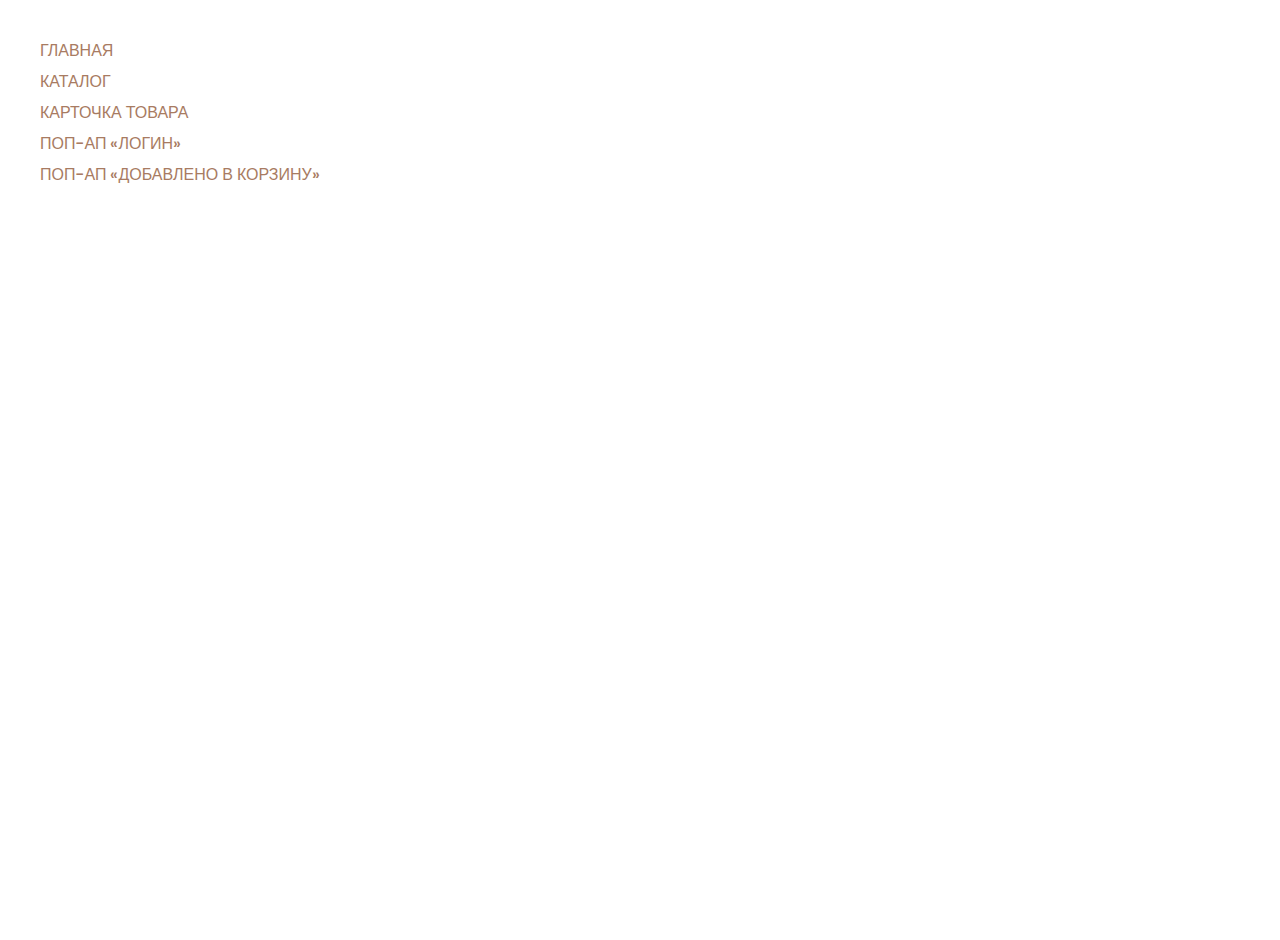
<file: index.html>
<!DOCTYPE html>
<html lang="ru">
  <head>
    <meta charset="utf-8">
    <title>Jellewery</title>
    <meta name="viewport" content="width=device-width,initial-scale=1.0">
    <meta name="Description" content="Jellewery">
    <meta http-equiv="X-UA-Compatible" content="ie=edge">
    <meta name="format-detection" content="telephone=no">
    <link rel="apple-touch-icon" sizes="180x180" href="favicon/apple-touch-icon.png">
    <link rel="icon" type="image/png" sizes="32x32" href="favicon/favicon-32x32.png">
    <link rel="icon" type="image/png" sizes="16x16" href="favicon/favicon-16x16.png">
    <link rel="manifest" href="favicon/site.webmanifest" crossorigin="use-credentials">
    <link rel="mask-icon" href="favicon/safari-pinned-tab.svg" color="#5bbad5">
    <meta name="msapplication-TileColor" content="#00aba9">
    <meta name="theme-color" content="#ffffff">

    <link rel="preload" href="fonts/poppins-medium.woff2" as="font" crossorigin="anonymous">
    <link href="css/style.min.css" rel="stylesheet">
  </head>
  <body>
    <ul class="pages-list">
      <li class="pages-list__item">
        <a class="pages-list__link" href="main.html">Главная</a>
      </li>
      <li class="pages-list__item">
        <a class="pages-list__link" href="catalog.html">Каталог</a>
      </li>
      <li class="pages-list__item">
        <a class="pages-list__link" href="product.html">Карточка товара</a>
      </li>
      <li class="pages-list__item">
        <a class="pages-list__link" href="login.html">Поп-ап &laquo;Логин&raquo;</a>
      </li>
      <li class="pages-list__item">
        <a class="pages-list__link" href="add-to-cart.html">Поп-ап &laquo;Добавлено в&nbsp;корзину&raquo;</a>
      </li>
    </ul>
  </body>
</html>
</file>
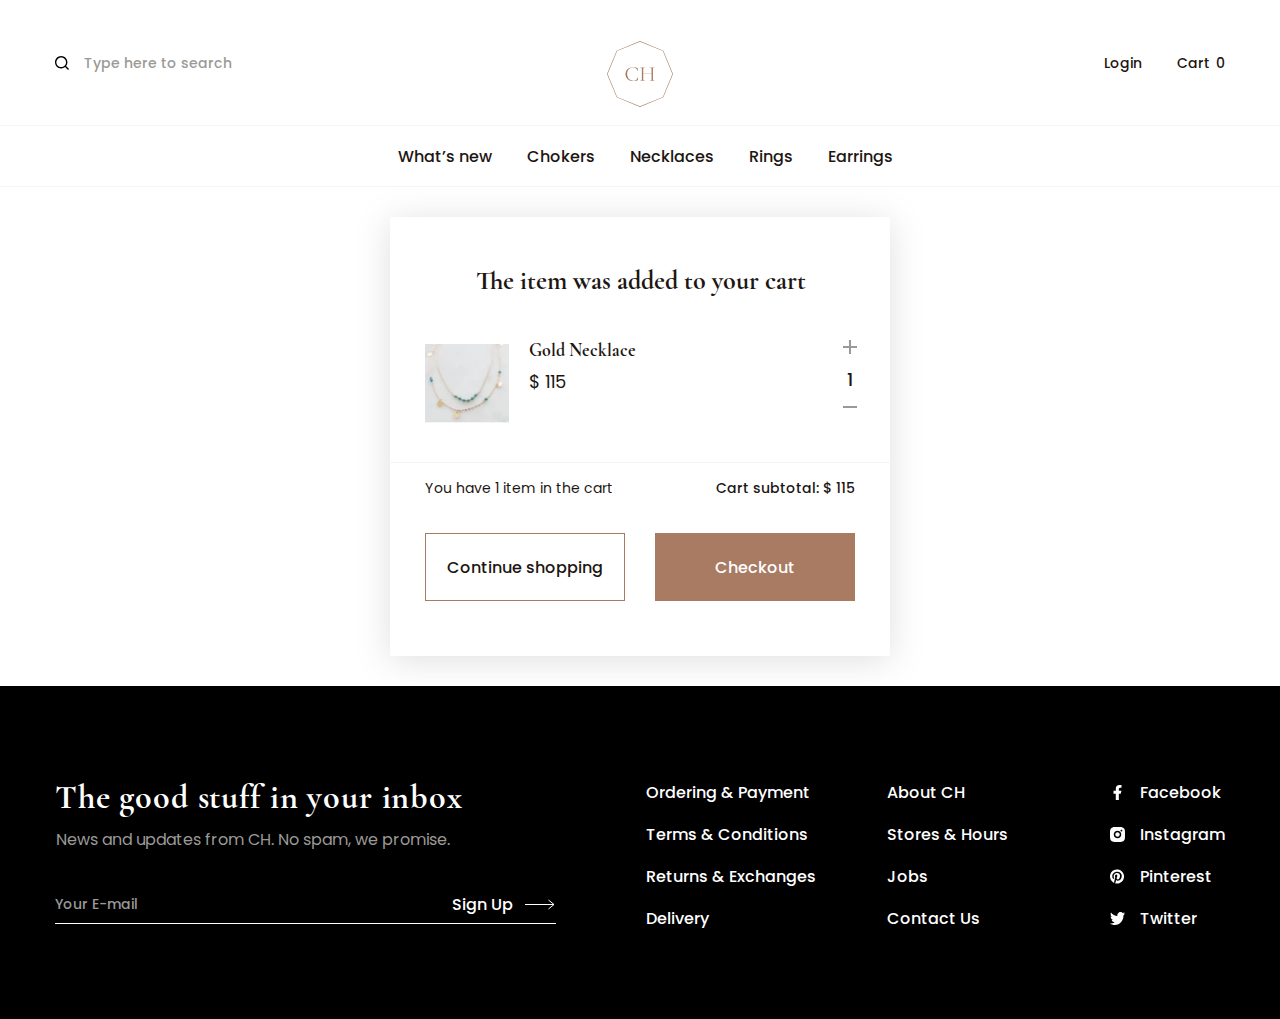
<file: add-to-cart.html>
<!DOCTYPE html>
<html lang="ru">
  <head>
    <meta charset="utf-8">
    <title>Jellewery</title>
    <meta name="viewport" content="width=device-width,initial-scale=1.0">
    <meta name="Description" content="Jellewery">
    <meta http-equiv="X-UA-Compatible" content="ie=edge">
    <meta name="format-detection" content="telephone=no">
    <link rel="apple-touch-icon" sizes="180x180" href="favicon/apple-touch-icon.png">
    <link rel="icon" type="image/png" sizes="32x32" href="favicon/favicon-32x32.png">
    <link rel="icon" type="image/png" sizes="16x16" href="favicon/favicon-16x16.png">
    <link rel="manifest" href="favicon/site.webmanifest" crossorigin="use-credentials">
    <link rel="mask-icon" href="favicon/safari-pinned-tab.svg" color="#5bbad5">
    <meta name="msapplication-TileColor" content="#00aba9">
    <meta name="theme-color" content="#ffffff">

    <link rel="preload" href="fonts/poppins-medium.woff2" as="font" crossorigin="anonymous">
    <link rel="preload" href="fonts/poppins-regular.woff2" as="font" crossorigin="anonymous">
    <link rel="preload" href="fonts/cormorantgaramond-bold.woff2" as="font" crossorigin="anonymous">
    <link href="css/style.min.css" rel="stylesheet">
  </head>
  <body>

    <div class="visually-hidden">
      <svg xmlns="http://www.w3.org/2000/svg" xmlns:xlink="http://www.w3.org/1999/xlink"><symbol id="icon-arrow-down" viewBox="0 0 17 10">
<path d="M1 1L8.5 9L16 1"></path>
</symbol><symbol id="icon-arrow" viewBox="0 0 30 11">
<path d="M30 5.5L1 5.5M1 5.5L6.48649 10M1 5.5L6.48649 1"></path>
</symbol><symbol id="icon-cart" viewBox="0 0 20 18">
<path d="M14 5C14 6.06087 13.5786 7.07828 12.8284 7.82843C12.0783 8.57857 11.0609 9 10 9C8.93913 9 7.92172 8.57857 7.17157 7.82843C6.42143 7.07828 6 6.06087 6 5M1 1H19V17H1V1Z" stroke-width="2" stroke-linecap="round" stroke-linejoin="round"></path>
</symbol><symbol id="icon-close" viewBox="0 0 14 14">
<path d="M7 5.44469L12.4447 0L14 1.55531L8.55531 7L14 12.4447L12.4447 14L7 8.55531L1.55531 14L0 12.4447L5.44469 7L0 1.55531L1.55531 0L7 5.44469Z"></path>
</symbol><symbol id="icon-fb" viewBox="0 0 8 15">
<path d="M5.33333 8.625H7.2381L8 5.625H5.33333V4.125C5.33333 3.3525 5.33333 2.625 6.85714 2.625H8V0.105C7.75162 0.0727501 6.81371 0 5.82324 0C3.75467 0 2.28571 1.24275 2.28571 3.525V5.625H0V8.625H2.28571V15H5.33333V8.625Z" fill="white"></path>
</symbol><symbol id="icon-insta" viewBox="0 0 15 15">
<path d="M7.5 0C9.53775 0 9.792 0.00749996 10.5915 0.045C11.3903 0.0825 11.934 0.20775 12.4125 0.39375C12.9075 0.58425 13.3245 0.84225 13.7415 1.2585C14.1229 1.63342 14.418 2.08694 14.6063 2.5875C14.7915 3.06525 14.9175 3.60975 14.955 4.4085C14.9903 5.208 15 5.46225 15 7.5C15 9.53775 14.9925 9.792 14.955 10.5915C14.9175 11.3903 14.7915 11.934 14.6063 12.4125C14.4185 12.9133 14.1233 13.367 13.7415 13.7415C13.3665 14.1227 12.913 14.4178 12.4125 14.6063C11.9347 14.7915 11.3903 14.9175 10.5915 14.955C9.792 14.9903 9.53775 15 7.5 15C5.46225 15 5.208 14.9925 4.4085 14.955C3.60975 14.9175 3.066 14.7915 2.5875 14.6063C2.08674 14.4184 1.63315 14.1232 1.2585 13.7415C0.877055 13.3666 0.581949 12.9131 0.39375 12.4125C0.20775 11.9347 0.0825 11.3903 0.045 10.5915C0.00974996 9.792 0 9.53775 0 7.5C0 5.46225 0.00749996 5.208 0.045 4.4085C0.0825 3.609 0.20775 3.066 0.39375 2.5875C0.581427 2.08663 0.876603 1.63299 1.2585 1.2585C1.63325 0.876923 2.08682 0.581797 2.5875 0.39375C3.066 0.20775 3.609 0.0825 4.4085 0.045C5.208 0.00974996 5.46225 0 7.5 0ZM7.5 3.75C6.50544 3.75 5.55161 4.14509 4.84835 4.84835C4.14509 5.55161 3.75 6.50544 3.75 7.5C3.75 8.49456 4.14509 9.44839 4.84835 10.1517C5.55161 10.8549 6.50544 11.25 7.5 11.25C8.49456 11.25 9.44839 10.8549 10.1517 10.1517C10.8549 9.44839 11.25 8.49456 11.25 7.5C11.25 6.50544 10.8549 5.55161 10.1517 4.84835C9.44839 4.14509 8.49456 3.75 7.5 3.75ZM12.375 3.5625C12.375 3.31386 12.2762 3.0754 12.1004 2.89959C11.9246 2.72377 11.6861 2.625 11.4375 2.625C11.1889 2.625 10.9504 2.72377 10.7746 2.89959C10.5988 3.0754 10.5 3.31386 10.5 3.5625C10.5 3.81114 10.5988 4.0496 10.7746 4.22541C10.9504 4.40123 11.1889 4.5 11.4375 4.5C11.6861 4.5 11.9246 4.40123 12.1004 4.22541C12.2762 4.0496 12.375 3.81114 12.375 3.5625ZM7.5 5.25C8.09674 5.25 8.66903 5.48705 9.09099 5.90901C9.51295 6.33097 9.75 6.90326 9.75 7.5C9.75 8.09674 9.51295 8.66903 9.09099 9.09099C8.66903 9.51295 8.09674 9.75 7.5 9.75C6.90326 9.75 6.33097 9.51295 5.90901 9.09099C5.48705 8.66903 5.25 8.09674 5.25 7.5C5.25 6.90326 5.48705 6.33097 5.90901 5.90901C6.33097 5.48705 6.90326 5.25 7.5 5.25Z" fill="white"></path>
</symbol><symbol id="icon-magnifier" viewBox="0 0 14 14">
<path d="M11.0482 10.0737L14 13.0248L13.0248 14L10.0737 11.0482C8.9757 11.9285 7.60993 12.4072 6.20262 12.4052C2.77877 12.4052 0 9.62646 0 6.20262C0 2.77877 2.77877 0 6.20262 0C9.62646 0 12.4052 2.77877 12.4052 6.20262C12.4072 7.60993 11.9285 8.9757 11.0482 10.0737ZM9.66575 9.56237C10.5404 8.66291 11.0289 7.45722 11.0269 6.20262C11.0269 3.53687 8.86768 1.37836 6.20262 1.37836C3.53687 1.37836 1.37836 3.53687 1.37836 6.20262C1.37836 8.86768 3.53687 11.0269 6.20262 11.0269C7.45722 11.0289 8.66291 10.5404 9.56237 9.66575L9.66575 9.56237Z"></path>
</symbol><symbol id="icon-menu" viewBox="0 0 25 18">
<path d="M0 1H25M0 9H25M0 17H25" stroke-width="2"></path>
</symbol><symbol id="icon-pinterest" viewBox="0 0 16 15">
<path d="M8.52464 0.0700085C6.73009 -0.176851 4.90683 0.233922 3.39151 1.22648C1.8762 2.21903 0.771177 3.72633 0.280492 5.47006C-0.210193 7.21378 -0.0534017 9.07616 0.721915 10.7133C1.49723 12.3504 2.83871 13.6518 4.49864 14.377C4.45375 13.8009 4.49496 13.2213 4.62089 12.6573C4.75964 12.028 5.59289 8.56001 5.59289 8.56001C5.42697 8.18808 5.34405 7.78448 5.34989 7.37726C5.34989 6.26351 5.99264 5.43251 6.79214 5.43251C6.93577 5.43042 7.07817 5.45928 7.20965 5.51713C7.34113 5.57498 7.45861 5.66047 7.5541 5.76778C7.6496 5.87508 7.72087 6.00169 7.76306 6.139C7.80526 6.27631 7.81739 6.42109 7.79864 6.56351C7.79864 7.23851 7.36514 8.26001 7.13864 9.21851C7.09388 9.39429 7.09104 9.57814 7.13035 9.75522C7.16966 9.93231 7.25002 10.0977 7.36496 10.238C7.4799 10.3783 7.6262 10.4897 7.79207 10.5631C7.95793 10.6366 8.13873 10.67 8.31989 10.6608C9.74339 10.6608 10.6974 8.83751 10.6974 6.68501C10.6974 5.03501 9.60464 3.79901 7.59014 3.79901C7.10817 3.78028 6.62743 3.8597 6.17709 4.03245C5.72676 4.2052 5.31623 4.46767 4.97043 4.80392C4.62463 5.14018 4.35078 5.54321 4.16551 5.98854C3.98023 6.43387 3.8874 6.9122 3.89264 7.39451C3.87117 7.9295 4.04377 8.45423 4.37864 8.87201C4.44122 8.91872 4.48691 8.98451 4.50882 9.05946C4.53074 9.1344 4.52769 9.21444 4.50014 9.28751C4.46564 9.42551 4.37864 9.75476 4.34414 9.87551C4.33697 9.91646 4.32027 9.95515 4.29541 9.98847C4.27054 10.0218 4.2382 10.0488 4.20099 10.0673C4.16378 10.0859 4.12273 10.0954 4.08116 10.0952C4.03959 10.0949 3.99865 10.085 3.96164 10.066C2.92364 9.65051 2.43464 8.50826 2.43464 7.20401C2.43464 5.06876 4.22264 2.51276 7.80014 2.51276C10.6471 2.51276 12.5401 4.59551 12.5401 6.82301C12.5401 9.75476 10.9074 11.959 8.49464 11.959C8.13403 11.9705 7.77634 11.891 7.45464 11.7276C7.13294 11.5643 6.85762 11.3224 6.65414 11.0245C6.65414 11.0245 6.22064 12.7615 6.13514 13.09C5.96061 13.6575 5.70307 14.1961 5.37089 14.6883C6.06314 14.8983 6.78239 15.0033 7.50539 15.0003C8.49058 15.001 9.46624 14.8075 10.3765 14.4307C11.2868 14.0539 12.1138 13.5012 12.8102 12.8043C13.5066 12.1075 14.0587 11.2801 14.4348 10.3695C14.811 9.45899 15.0039 8.48319 15.0024 7.49801C15.0015 5.68676 14.3452 3.937 13.1549 2.57184C11.9645 1.20668 10.3204 0.318307 8.52614 0.0707584L8.52464 0.0700085Z" fill="white"></path>
</symbol><symbol id="icon-twitter" viewBox="0 0 15 13">
<path d="M14.9993 1.54324C14.4375 1.80812 13.8417 1.98209 13.2317 2.05937C13.8747 1.64947 14.3559 1.00438 14.5857 0.244297C13.9823 0.627078 13.3207 0.895338 12.6312 1.04045C12.1681 0.512227 11.5542 0.161908 10.885 0.0439529C10.2158 -0.0740019 9.52875 0.047017 8.93073 0.388195C8.33271 0.729374 7.85718 1.2716 7.57809 1.93057C7.29899 2.58954 7.23196 3.32833 7.38741 4.0321C6.16374 3.96673 4.96664 3.62777 3.87384 3.03724C2.78104 2.4467 1.81696 1.6178 1.0442 0.604331C0.770671 1.10512 0.626929 1.67441 0.627698 2.2539C0.627698 3.39126 1.17077 4.39606 1.99642 4.98435C1.50781 4.96795 1.02995 4.8273 0.602679 4.57411V4.6149C0.602826 5.37238 0.848731 6.1065 1.2987 6.69279C1.74867 7.27907 2.37501 7.68144 3.07153 7.83167C2.61795 7.96269 2.14235 7.98201 1.68073 7.88815C1.87711 8.54016 2.25987 9.11038 2.77541 9.51897C3.29095 9.92757 3.91346 10.1541 4.55578 10.1668C3.9174 10.7012 3.18645 11.0963 2.40474 11.3294C1.62303 11.5625 0.805873 11.6291 0 11.5253C1.40676 12.4897 3.04437 13.0017 4.71693 13C10.378 13 13.4738 8.0011 13.4738 3.66579C13.4738 3.5246 13.4701 3.38184 13.4642 3.24222C14.0668 2.778 14.5869 2.20293 15 1.54403L14.9993 1.54324Z" fill="white"></path>
</symbol></svg>
    </div>

    <div class="wrapper">
      <header class="wrapper__header header header--no-js">

        <button class="header__menu-toggle header__menu-toggle--no-js" type="button">
          <svg class="header__menu-toggle-svg" width="25" height="18">
            <use xlink:href="#icon-menu"></use>
          </svg>
          <span class="visually-hidden">Открыть меню</span>
        </button>

        <a class="header__logo" href="main.html">
          <img class="header__logo-image" src="img/logo.svg" width="66" height="66" alt="Логотип компании Jellewery">
        </a>

        <a class="header__cart header__cart--svg" href="#">
          <span class="visually-hidden">Cart</span>
          <svg class="header__cart-svg" width="20" height="18">
            <use xlink:href="#icon-cart"></use>
          </svg>
        </a>

        <div class="header__wrapper">
          <form class="header__search search" action="https://echo.htmlacademy.ru" method="get">
            <div class="search__input-field">
              <label>
                <svg width="14" height="14">
                  <use xlink:href="#icon-magnifier"></use>
                </svg>
                <span class="visually-hidden">Search</span>
                <input type="search" name="search" placeholder="Type here to search" required="">
              </label>
            </div>
          </form>

          <ul class="header__user-list user-list">
            <li class="user-list__item">
              <a class="user-list__link" href="login.html">Login</a>
            </li>
          </ul>

          <a class="header__cart" href="#">
            <span class="header__cart-text">Cart</span>
            <span class="header__cart-quantity">0</span>
          </a>

          <nav class="header__nav">
            <ul class="header__main-nav main-nav">
              <li class="main-nav__item">
                <a class="main-nav__link" href="catalog.html">What’s new</a>
              </li>
              <li class="main-nav__item">
                <a class="main-nav__link" href="catalog.html">Chokers</a>
              </li>
              <li class="main-nav__item">
                <a class="main-nav__link" href="catalog.html">Necklaces</a>
              </li>
              <li class="main-nav__item">
                <a class="main-nav__link" href="catalog.html">Rings</a>
              </li>
              <li class="main-nav__item">
                <a class="main-nav__link" href="catalog.html">Earrings</a>
              </li>
            </ul>

            <ul class="header__sub-nav sub-nav">
              <li class="sub-nav__item">
                <a class="sub-nav__link" href="#">About CH</a>
              </li>
              <li class="sub-nav__item">
                <a class="sub-nav__link" href="#">Stores & Hours</a>
              </li>
              <li class="sub-nav__item">
                <a class="sub-nav__link" href="#">Contact Us</a>
              </li>
            </ul>
          </nav>
        </div>

      </header>

      <main class="wrapper__main">

        <section class="add-to-cart add-to-cart--page">
          <div class="add-to-cart__body">
            <h1 class="add-to-cart__title">The item was added to&nbsp;your cart</h1>
            <section class="add-to-cart__purchase">
              <div class="add-to-cart__product">
                <div class="add-to-cart__product-info purchase">
                  <picture>
                    <source type="image/webp" srcset="img/add-item@1x.webp 1x, img/add-item@2x.webp 2x">
                    <!-- 1х: 88px; 2x: 176px -->
                    <img class="purchase__img" src="img/add-item@1x.jpg" srcset="img/add-item@2x.jpg 2x" loading="lazy" width="88" height="79" alt="Gold Necklace" data-object-fit="cover">
                  </picture>
                  <div class="purchase__text">
                    <p class="purchase__name">Gold Necklace</p>
                    <p class="purchase__price">$ 115</p>
                  </div>
                </div>
                <div class="add-to-cart__quantity">
                  <button class="add-to-cart__add-button add-to-cart__add-button--add" type="button"></button>
                  <span class="add-to-cart__number">1</span>
                  <button class="add-to-cart__add-button add-to-cart__add-button--remove" type="button"></button>
                </div>
              </div>
              <p class="add-to-cart__in-cart">You have 1 item in the cart</p>
              <p class="add-to-cart__subtotal">Cart subtotal: $ 115</p>
            </section>
            <div class="add-to-cart__buttons">
              <a class="add-to-cart__button button button--white  button--no-transform" href="catalog.html">Continue shopping</a>
              <a class="add-to-cart__button button" href="#">Checkout</a>
            </div>
          </div>
        </section>

      </main>

      <footer class="wrapper__footer footer">
        <section class="footer__signup signup">
          <h2 class="signup__title title title--white">The good stuff in&nbsp;your inbox</h2>
          <p class="signup__description">News and updates from CH. No&nbsp;spam, we&nbsp;promise.</p>
          <form class="signup__form" action="https://echo.htmlacademy.ru" method="post">
            <div class="signup__input-field">
              <label>
                <span class="visually-hidden">E-mail</span>
                <input type="email" name="signup-email" placeholder="Your E-mail" required="">
              </label>
            </div>
            <button type="submit">
              <span>Sign Up</span>
              <svg width="30" height="11">
                <use xlink:href="#icon-arrow"></use>
              </svg>
            </button>
          </form>
        </section>

        <section class="footer__links">
          <ul class="footer__links-list">
            <li class="footer__links-item">
              <a class="footer__links-link" href="#">Ordering &amp;&nbsp;payment</a>
            </li>
            <li class="footer__links-item">
              <a class="footer__links-link" href="#">Terms &amp;&nbsp;conditions</a>
            </li>
            <li class="footer__links-item">
              <a class="footer__links-link" href="#">Returns &amp;&nbsp;exchanges</a>
            </li>
            <li class="footer__links-item">
              <a class="footer__links-link" href="#">Delivery</a>
            </li>
          </ul>
          <ul class="footer__links-list">
            <li class="footer__links-item">
              <a class="footer__links-link" href="#">About CH</a>
            </li>
            <li class="footer__links-item">
              <a class="footer__links-link" href="#">Stores &amp;&nbsp;hours</a>
            </li>
            <li class="footer__links-item">
              <a class="footer__links-link" href="#">Jobs</a>
            </li>
            <li class="footer__links-item">
              <a class="footer__links-link" href="#">Contact us</a>
            </li>
          </ul>
        </section>

        <section class="footer__socials socials">
          <ul class="socials__list">
            <li class="socials__item">
              <a class="socials__link" href="#">
                <svg class="socials__link-svg socials__link-svg--fb" width="8" height="15">
                  <use xlink:href="#icon-fb"></use>
                </svg>
                <span class="socials__link-text">Facebook</span>
              </a>
            </li>
            <li class="socials__item">
              <a class="socials__link" href="#">
                <svg class="socials__link-svg" width="15" height="15">
                  <use xlink:href="#icon-insta"></use>
                </svg>
                <span class="socials__link-text">Instagram</span>
              </a>
            </li>
            <li class="socials__item">
              <a class="socials__link" href="#">
                <svg class="socials__link-svg" width="15" height="15">
                  <use xlink:href="#icon-pinterest"></use>
                </svg>
                <span class="socials__link-text">Pinterest</span>
              </a>
            </li>
            <li class="socials__item">
              <a class="socials__link" href="#">
                <svg class="socials__link-svg socials__link-svg--twitter" width="15" height="13">
                  <use xlink:href="#icon-twitter"></use>
                </svg>
                <span class="socials__link-text">Twitter</span>
              </a>
            </li>
          </ul>
        </section>
      </footer>
    </div>

    <section class="modal modal--closed modal--white login">
      <div class="modal__body login__body">
        <button class="modal__close modal__close--big" type="button">
          <svg class="modal__close-svg" width="14" height="14">
            <use xlink:href="#icon-close"></use>
          </svg>
          <span class="visually-hidden">Close</span>
        </button>
        <h2 class="login__title title title--no-spacing">Log In</h2>

        <form class="login__form" action="https://echo.htmlacademy.ru" method="post" id="login__modal">

          <div class="login__input-field">
            <input type="email" name="email" placeholder="Your E-mail" id="email-field" required="">
            <label for="email-field">
              <span class="visually-hidden">Your E-mail</span>
            </label>
          </div>

          <div class="login__input-field">
            <input type="password" name="password" placeholder="Password" id="password-field" required="">
            <label for="password-field">
              <span class="visually-hidden">Password</span>
            </label>
            <a href="#">Forgot your password?</a>
          </div>

          <button type="submit">
            <span>Log in</span>
          </button>
        </form>

        <p class="login__no-account">
          <span>Don’t have an account?</span>
          <a class="login__sign-up" href="#">Sign up</a>
        </p>
      </div>
    </section>

    <script src="js/vendor.min.js"></script>
    <script src="js/script.js"></script>
  </body>
</html>
</file>
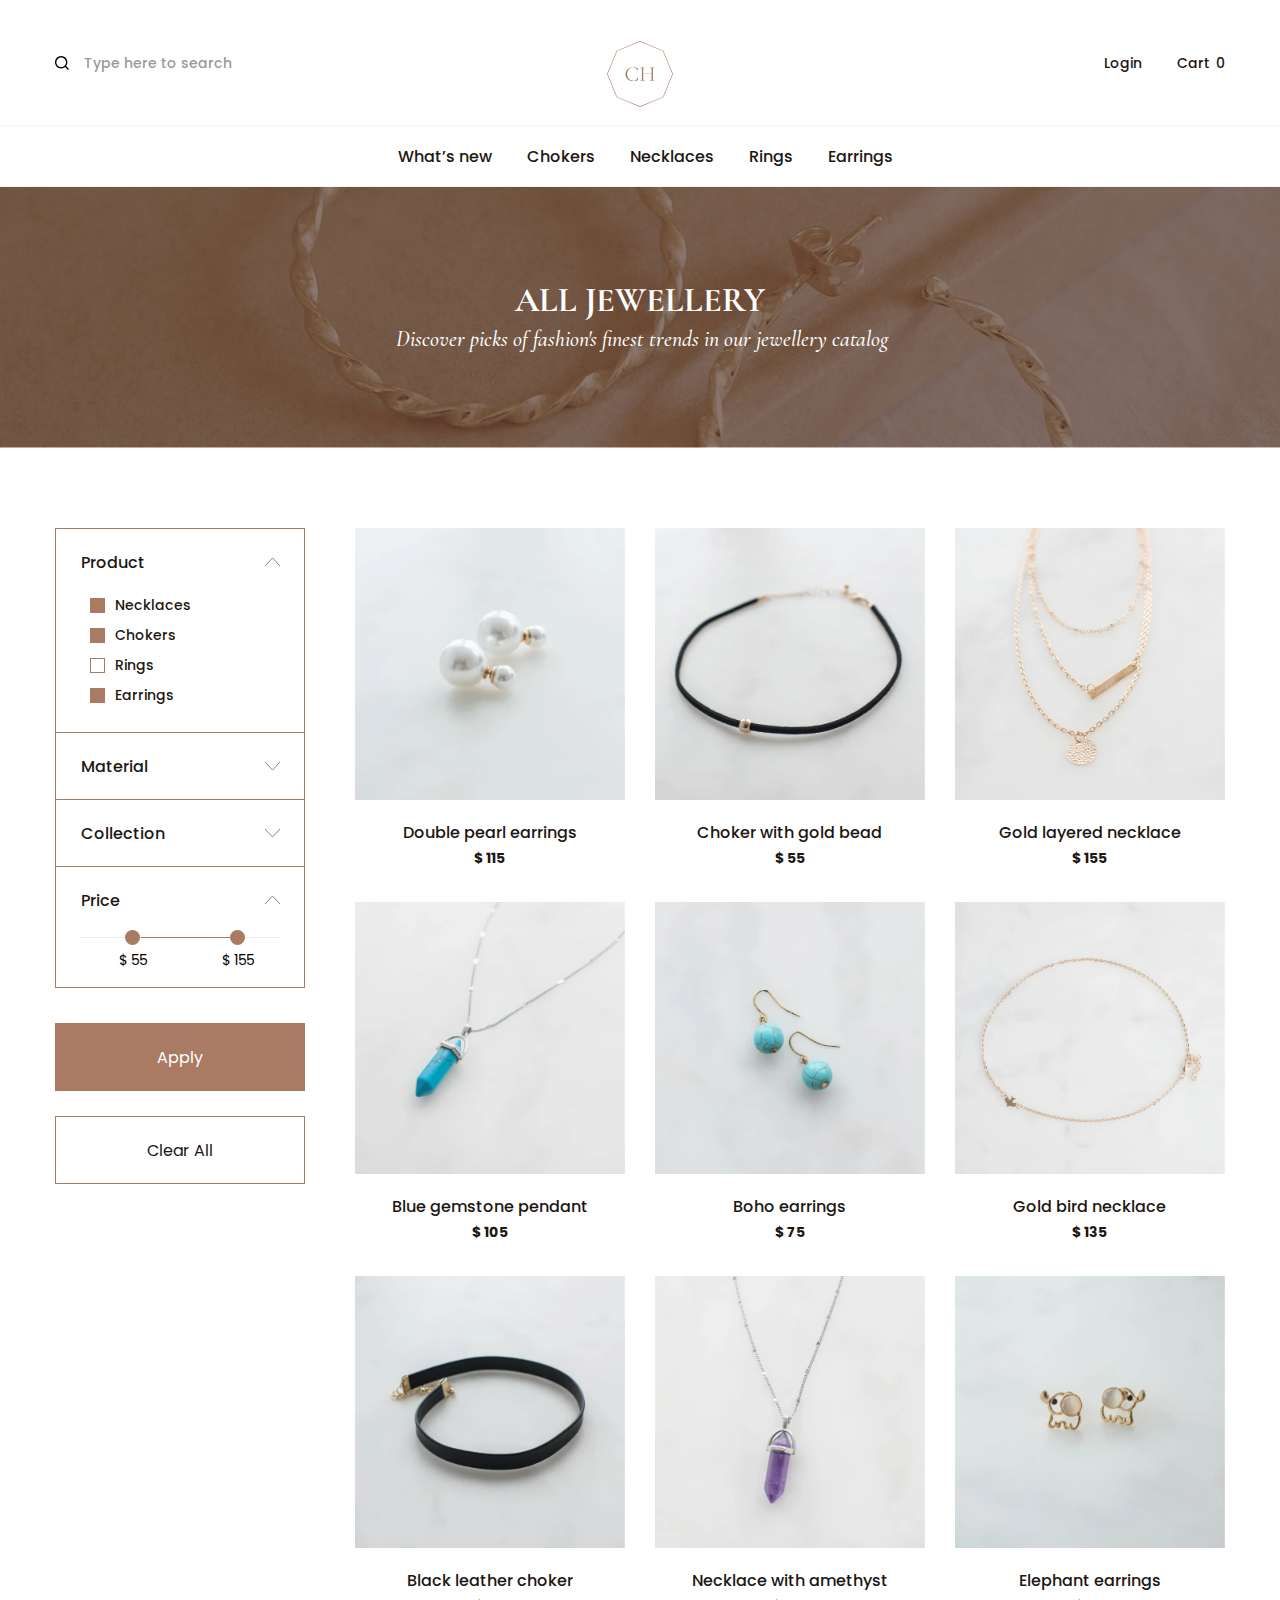
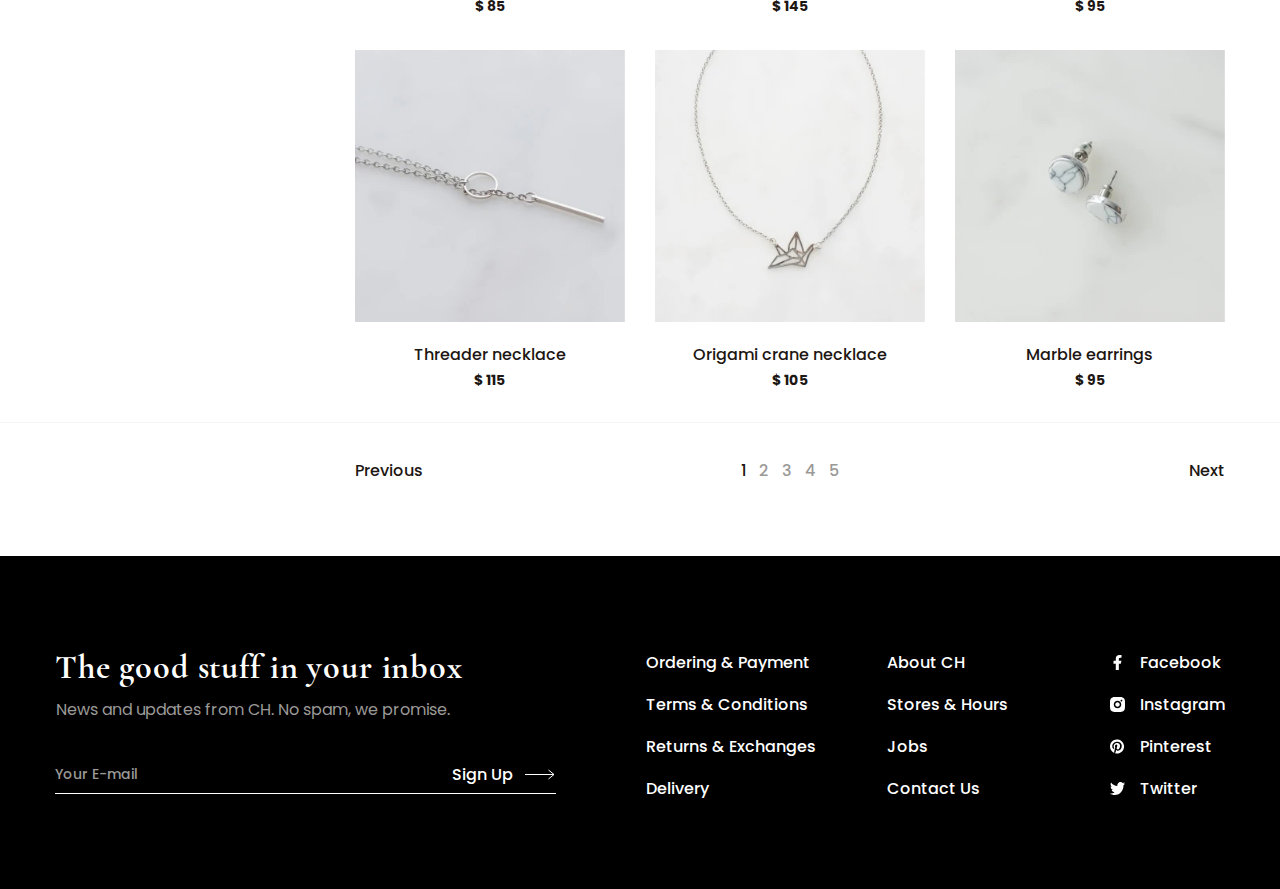
<file: catalog.html>
<!DOCTYPE html>
<html lang="ru">
  <head>
    <meta charset="utf-8">
    <title>Jellewery</title>
    <meta name="viewport" content="width=device-width,initial-scale=1.0">
    <meta name="Description" content="Jellewery">
    <meta http-equiv="X-UA-Compatible" content="ie=edge">
    <meta name="format-detection" content="telephone=no">
    <link rel="apple-touch-icon" sizes="180x180" href="favicon/apple-touch-icon.png">
    <link rel="icon" type="image/png" sizes="32x32" href="favicon/favicon-32x32.png">
    <link rel="icon" type="image/png" sizes="16x16" href="favicon/favicon-16x16.png">
    <link rel="manifest" href="favicon/site.webmanifest" crossorigin="use-credentials">
    <link rel="mask-icon" href="favicon/safari-pinned-tab.svg" color="#5bbad5">
    <meta name="msapplication-TileColor" content="#00aba9">
    <meta name="theme-color" content="#ffffff">

    <link rel="preload" href="fonts/poppins-medium.woff2" as="font" crossorigin="anonymous">
    <link rel="preload" href="fonts/poppins-regular.woff2" as="font" crossorigin="anonymous">
    <link rel="preload" href="fonts/poppins-bold.woff2" as="font" crossorigin="anonymous">
    <link rel="preload" href="fonts/cormorantgaramond-bold.woff2" as="font" crossorigin="anonymous">
    <link rel="preload" href="fonts/cormorantgaramond-mediumitalic.woff2" as="font" crossorigin="anonymous">
    <link href="css/style.min.css" rel="stylesheet">
  </head>
  <body>

    <div class="visually-hidden">
      <svg xmlns="http://www.w3.org/2000/svg" xmlns:xlink="http://www.w3.org/1999/xlink"><symbol id="icon-arrow-down" viewBox="0 0 17 10">
<path d="M1 1L8.5 9L16 1"></path>
</symbol><symbol id="icon-arrow" viewBox="0 0 30 11">
<path d="M30 5.5L1 5.5M1 5.5L6.48649 10M1 5.5L6.48649 1"></path>
</symbol><symbol id="icon-cart" viewBox="0 0 20 18">
<path d="M14 5C14 6.06087 13.5786 7.07828 12.8284 7.82843C12.0783 8.57857 11.0609 9 10 9C8.93913 9 7.92172 8.57857 7.17157 7.82843C6.42143 7.07828 6 6.06087 6 5M1 1H19V17H1V1Z" stroke-width="2" stroke-linecap="round" stroke-linejoin="round"></path>
</symbol><symbol id="icon-close" viewBox="0 0 14 14">
<path d="M7 5.44469L12.4447 0L14 1.55531L8.55531 7L14 12.4447L12.4447 14L7 8.55531L1.55531 14L0 12.4447L5.44469 7L0 1.55531L1.55531 0L7 5.44469Z"></path>
</symbol><symbol id="icon-fb" viewBox="0 0 8 15">
<path d="M5.33333 8.625H7.2381L8 5.625H5.33333V4.125C5.33333 3.3525 5.33333 2.625 6.85714 2.625H8V0.105C7.75162 0.0727501 6.81371 0 5.82324 0C3.75467 0 2.28571 1.24275 2.28571 3.525V5.625H0V8.625H2.28571V15H5.33333V8.625Z" fill="white"></path>
</symbol><symbol id="icon-insta" viewBox="0 0 15 15">
<path d="M7.5 0C9.53775 0 9.792 0.00749996 10.5915 0.045C11.3903 0.0825 11.934 0.20775 12.4125 0.39375C12.9075 0.58425 13.3245 0.84225 13.7415 1.2585C14.1229 1.63342 14.418 2.08694 14.6063 2.5875C14.7915 3.06525 14.9175 3.60975 14.955 4.4085C14.9903 5.208 15 5.46225 15 7.5C15 9.53775 14.9925 9.792 14.955 10.5915C14.9175 11.3903 14.7915 11.934 14.6063 12.4125C14.4185 12.9133 14.1233 13.367 13.7415 13.7415C13.3665 14.1227 12.913 14.4178 12.4125 14.6063C11.9347 14.7915 11.3903 14.9175 10.5915 14.955C9.792 14.9903 9.53775 15 7.5 15C5.46225 15 5.208 14.9925 4.4085 14.955C3.60975 14.9175 3.066 14.7915 2.5875 14.6063C2.08674 14.4184 1.63315 14.1232 1.2585 13.7415C0.877055 13.3666 0.581949 12.9131 0.39375 12.4125C0.20775 11.9347 0.0825 11.3903 0.045 10.5915C0.00974996 9.792 0 9.53775 0 7.5C0 5.46225 0.00749996 5.208 0.045 4.4085C0.0825 3.609 0.20775 3.066 0.39375 2.5875C0.581427 2.08663 0.876603 1.63299 1.2585 1.2585C1.63325 0.876923 2.08682 0.581797 2.5875 0.39375C3.066 0.20775 3.609 0.0825 4.4085 0.045C5.208 0.00974996 5.46225 0 7.5 0ZM7.5 3.75C6.50544 3.75 5.55161 4.14509 4.84835 4.84835C4.14509 5.55161 3.75 6.50544 3.75 7.5C3.75 8.49456 4.14509 9.44839 4.84835 10.1517C5.55161 10.8549 6.50544 11.25 7.5 11.25C8.49456 11.25 9.44839 10.8549 10.1517 10.1517C10.8549 9.44839 11.25 8.49456 11.25 7.5C11.25 6.50544 10.8549 5.55161 10.1517 4.84835C9.44839 4.14509 8.49456 3.75 7.5 3.75ZM12.375 3.5625C12.375 3.31386 12.2762 3.0754 12.1004 2.89959C11.9246 2.72377 11.6861 2.625 11.4375 2.625C11.1889 2.625 10.9504 2.72377 10.7746 2.89959C10.5988 3.0754 10.5 3.31386 10.5 3.5625C10.5 3.81114 10.5988 4.0496 10.7746 4.22541C10.9504 4.40123 11.1889 4.5 11.4375 4.5C11.6861 4.5 11.9246 4.40123 12.1004 4.22541C12.2762 4.0496 12.375 3.81114 12.375 3.5625ZM7.5 5.25C8.09674 5.25 8.66903 5.48705 9.09099 5.90901C9.51295 6.33097 9.75 6.90326 9.75 7.5C9.75 8.09674 9.51295 8.66903 9.09099 9.09099C8.66903 9.51295 8.09674 9.75 7.5 9.75C6.90326 9.75 6.33097 9.51295 5.90901 9.09099C5.48705 8.66903 5.25 8.09674 5.25 7.5C5.25 6.90326 5.48705 6.33097 5.90901 5.90901C6.33097 5.48705 6.90326 5.25 7.5 5.25Z" fill="white"></path>
</symbol><symbol id="icon-magnifier" viewBox="0 0 14 14">
<path d="M11.0482 10.0737L14 13.0248L13.0248 14L10.0737 11.0482C8.9757 11.9285 7.60993 12.4072 6.20262 12.4052C2.77877 12.4052 0 9.62646 0 6.20262C0 2.77877 2.77877 0 6.20262 0C9.62646 0 12.4052 2.77877 12.4052 6.20262C12.4072 7.60993 11.9285 8.9757 11.0482 10.0737ZM9.66575 9.56237C10.5404 8.66291 11.0289 7.45722 11.0269 6.20262C11.0269 3.53687 8.86768 1.37836 6.20262 1.37836C3.53687 1.37836 1.37836 3.53687 1.37836 6.20262C1.37836 8.86768 3.53687 11.0269 6.20262 11.0269C7.45722 11.0289 8.66291 10.5404 9.56237 9.66575L9.66575 9.56237Z"></path>
</symbol><symbol id="icon-menu" viewBox="0 0 25 18">
<path d="M0 1H25M0 9H25M0 17H25" stroke-width="2"></path>
</symbol><symbol id="icon-pinterest" viewBox="0 0 16 15">
<path d="M8.52464 0.0700085C6.73009 -0.176851 4.90683 0.233922 3.39151 1.22648C1.8762 2.21903 0.771177 3.72633 0.280492 5.47006C-0.210193 7.21378 -0.0534017 9.07616 0.721915 10.7133C1.49723 12.3504 2.83871 13.6518 4.49864 14.377C4.45375 13.8009 4.49496 13.2213 4.62089 12.6573C4.75964 12.028 5.59289 8.56001 5.59289 8.56001C5.42697 8.18808 5.34405 7.78448 5.34989 7.37726C5.34989 6.26351 5.99264 5.43251 6.79214 5.43251C6.93577 5.43042 7.07817 5.45928 7.20965 5.51713C7.34113 5.57498 7.45861 5.66047 7.5541 5.76778C7.6496 5.87508 7.72087 6.00169 7.76306 6.139C7.80526 6.27631 7.81739 6.42109 7.79864 6.56351C7.79864 7.23851 7.36514 8.26001 7.13864 9.21851C7.09388 9.39429 7.09104 9.57814 7.13035 9.75522C7.16966 9.93231 7.25002 10.0977 7.36496 10.238C7.4799 10.3783 7.6262 10.4897 7.79207 10.5631C7.95793 10.6366 8.13873 10.67 8.31989 10.6608C9.74339 10.6608 10.6974 8.83751 10.6974 6.68501C10.6974 5.03501 9.60464 3.79901 7.59014 3.79901C7.10817 3.78028 6.62743 3.8597 6.17709 4.03245C5.72676 4.2052 5.31623 4.46767 4.97043 4.80392C4.62463 5.14018 4.35078 5.54321 4.16551 5.98854C3.98023 6.43387 3.8874 6.9122 3.89264 7.39451C3.87117 7.9295 4.04377 8.45423 4.37864 8.87201C4.44122 8.91872 4.48691 8.98451 4.50882 9.05946C4.53074 9.1344 4.52769 9.21444 4.50014 9.28751C4.46564 9.42551 4.37864 9.75476 4.34414 9.87551C4.33697 9.91646 4.32027 9.95515 4.29541 9.98847C4.27054 10.0218 4.2382 10.0488 4.20099 10.0673C4.16378 10.0859 4.12273 10.0954 4.08116 10.0952C4.03959 10.0949 3.99865 10.085 3.96164 10.066C2.92364 9.65051 2.43464 8.50826 2.43464 7.20401C2.43464 5.06876 4.22264 2.51276 7.80014 2.51276C10.6471 2.51276 12.5401 4.59551 12.5401 6.82301C12.5401 9.75476 10.9074 11.959 8.49464 11.959C8.13403 11.9705 7.77634 11.891 7.45464 11.7276C7.13294 11.5643 6.85762 11.3224 6.65414 11.0245C6.65414 11.0245 6.22064 12.7615 6.13514 13.09C5.96061 13.6575 5.70307 14.1961 5.37089 14.6883C6.06314 14.8983 6.78239 15.0033 7.50539 15.0003C8.49058 15.001 9.46624 14.8075 10.3765 14.4307C11.2868 14.0539 12.1138 13.5012 12.8102 12.8043C13.5066 12.1075 14.0587 11.2801 14.4348 10.3695C14.811 9.45899 15.0039 8.48319 15.0024 7.49801C15.0015 5.68676 14.3452 3.937 13.1549 2.57184C11.9645 1.20668 10.3204 0.318307 8.52614 0.0707584L8.52464 0.0700085Z" fill="white"></path>
</symbol><symbol id="icon-twitter" viewBox="0 0 15 13">
<path d="M14.9993 1.54324C14.4375 1.80812 13.8417 1.98209 13.2317 2.05937C13.8747 1.64947 14.3559 1.00438 14.5857 0.244297C13.9823 0.627078 13.3207 0.895338 12.6312 1.04045C12.1681 0.512227 11.5542 0.161908 10.885 0.0439529C10.2158 -0.0740019 9.52875 0.047017 8.93073 0.388195C8.33271 0.729374 7.85718 1.2716 7.57809 1.93057C7.29899 2.58954 7.23196 3.32833 7.38741 4.0321C6.16374 3.96673 4.96664 3.62777 3.87384 3.03724C2.78104 2.4467 1.81696 1.6178 1.0442 0.604331C0.770671 1.10512 0.626929 1.67441 0.627698 2.2539C0.627698 3.39126 1.17077 4.39606 1.99642 4.98435C1.50781 4.96795 1.02995 4.8273 0.602679 4.57411V4.6149C0.602826 5.37238 0.848731 6.1065 1.2987 6.69279C1.74867 7.27907 2.37501 7.68144 3.07153 7.83167C2.61795 7.96269 2.14235 7.98201 1.68073 7.88815C1.87711 8.54016 2.25987 9.11038 2.77541 9.51897C3.29095 9.92757 3.91346 10.1541 4.55578 10.1668C3.9174 10.7012 3.18645 11.0963 2.40474 11.3294C1.62303 11.5625 0.805873 11.6291 0 11.5253C1.40676 12.4897 3.04437 13.0017 4.71693 13C10.378 13 13.4738 8.0011 13.4738 3.66579C13.4738 3.5246 13.4701 3.38184 13.4642 3.24222C14.0668 2.778 14.5869 2.20293 15 1.54403L14.9993 1.54324Z" fill="white"></path>
</symbol></svg>
    </div>

    <div class="wrapper">
      <header class="wrapper__header header header--no-js">

        <button class="header__menu-toggle header__menu-toggle--no-js" type="button">
          <svg class="header__menu-toggle-svg" width="25" height="18">
            <use xlink:href="#icon-menu"></use>
          </svg>
          <span class="visually-hidden">Открыть меню</span>
        </button>

        <a class="header__logo" href="main.html">
          <img class="header__logo-image" src="img/logo.svg" width="66" height="66" alt="Логотип компании Jellewery">
        </a>

        <a class="header__cart header__cart--svg" href="#">
          <span class="visually-hidden">Cart</span>
          <svg class="header__cart-svg" width="20" height="18">
            <use xlink:href="#icon-cart"></use>
          </svg>
        </a>

        <div class="header__wrapper">
          <form class="header__search search" action="https://echo.htmlacademy.ru" method="get">
            <div class="search__input-field">
              <label>
                <svg width="14" height="14">
                  <use xlink:href="#icon-magnifier"></use>
                </svg>
                <span class="visually-hidden">Search</span>
                <input type="search" name="search" placeholder="Type here to search" required="">
              </label>
            </div>
          </form>

          <ul class="header__user-list user-list">
            <li class="user-list__item">
              <a class="user-list__link" href="login.html">Login</a>
            </li>
          </ul>

          <a class="header__cart" href="#">
            <span class="header__cart-text">Cart</span>
            <span class="header__cart-quantity">0</span>
          </a>

          <nav class="header__nav">
            <ul class="header__main-nav main-nav">
              <li class="main-nav__item">
                <a class="main-nav__link">What’s new</a>
              </li>
              <li class="main-nav__item">
                <a class="main-nav__link" href="catalog.html">Chokers</a>
              </li>
              <li class="main-nav__item">
                <a class="main-nav__link" href="catalog.html">Necklaces</a>
              </li>
              <li class="main-nav__item">
                <a class="main-nav__link" href="catalog.html">Rings</a>
              </li>
              <li class="main-nav__item">
                <a class="main-nav__link" href="catalog.html">Earrings</a>
              </li>
            </ul>

            <ul class="header__sub-nav sub-nav">
              <li class="sub-nav__item">
                <a class="sub-nav__link" href="#">About CH</a>
              </li>
              <li class="sub-nav__item">
                <a class="sub-nav__link" href="#">Stores & Hours</a>
              </li>
              <li class="sub-nav__item">
                <a class="sub-nav__link" href="#">Contact Us</a>
              </li>
            </ul>
          </nav>
        </div>

      </header>

      <main class="wrapper__main">
        <section class="intro">
          <h1 class="intro__title">All jewellery</h1>
          <p class="intro__subtitle">Discover picks of fashion's finest trends in our jewellery catalog</p>
        </section>
        <section class="catalog">
          <section class="catalog__filter filter filter--no-js">
            <h2 class="visually-hidden">Filter</h2>

            <button class="filter__open-button button" type="button">
              <span>Filter</span>
            </button>

            <div class="filter__container filter__container--closed">
              <form class="filter__form" action="https://echo.htmlacademy.ru" method="get">

                <button class="filter__close-button" type="button">
                  <span class="visually-hidden">Close filter</span>
                  <svg class="filter__button-svg" width="14" height="14">
                    <use xlink:href="#icon-close"></use>
                  </svg>
                </button>

                <ul class="filter__list">
                <li class="filter__item">
                  <div class="filter__feature filter__feature--active">
                    <button type="button">
                      <span>Product</span>
                      <svg width="17" height="10">
                        <use xlink:href="#icon-arrow-down"></use>
                      </svg>
                    </button>
                  </div>
                  <ul class="filter__checkbox-list">
                    <li class="filter__checkbox-item">
                      <input class="visually-hidden" type="checkbox" name="product-necklaces" id="necklaces-field" checked="">
                      <label for="necklaces-field">Necklaces</label>
                    </li>
                    <li class="filter__checkbox-item">
                      <input class="visually-hidden" type="checkbox" name="product-chokers" id="chokers-field" checked="">
                      <label for="chokers-field">Chokers</label>
                    </li>
                    <li class="filter__checkbox-item">
                      <input class="visually-hidden" type="checkbox" name="product-rings" id="rings-field">
                      <label for="rings-field">Rings</label>
                    </li>
                    <li class="filter__checkbox-item">
                      <input class="visually-hidden" type="checkbox" name="product-earrings" id="earrings-field" checked="">
                      <label for="earrings-field">Earrings</label>
                    </li>
                  </ul>
                </li>
                <li class="filter__item">
                  <div class="filter__feature">
                    <button type="button">
                      <span>Material</span>
                      <svg width="17" height="10">
                        <use xlink:href="#icon-arrow-down"></use>
                      </svg>
                    </button>
                  </div>
                  <ul class="filter__checkbox-list">
                    <li class="filter__checkbox-item">
                      <input class="visually-hidden" type="checkbox" name="material-gold" id="gold-field">
                      <label for="gold-field">Gold</label>
                    </li>
                    <li class="filter__checkbox-item">
                      <input class="visually-hidden" type="checkbox" name="material-silver" id="silver-field">
                      <label for="silver-field">Silver</label>
                    </li>
                  </ul>
                </li>
                <li class="filter__item">
                  <div class="filter__feature">
                    <button type="button">
                      <span>Collection</span>
                      <svg width="17" height="10">
                        <use xlink:href="#icon-arrow-down"></use>
                      </svg>
                    </button>
                  </div>
                  <ul class="filter__checkbox-list">
                    <li class="filter__checkbox-item">
                      <input class="visually-hidden" type="checkbox" name="collection-flamingo" id="flamingo-field">
                      <label for="flamingo-field">Pink flamingo</label>
                    </li>
                    <li class="filter__checkbox-item">
                      <input class="visually-hidden" type="checkbox" name="collection-dreams" id="dreams-field">
                      <label for="dreams-field">Dreams</label>
                    </li>
                  </ul>
                </li>
                <li class="filter__item filter__item--small-padding">
                  <div class="filter__feature filter__feature--active">
                    <button type="button">
                      <span>Price</span>
                      <svg width="17" height="10">
                        <use xlink:href="#icon-arrow-down"></use>
                      </svg>
                    </button>
                  </div>
                  <div class="filter__range">

                    <div class="filter__scale">
                      <div class="filter__bar"></div>
                      <button type="button" aria-label="Min price">
                        <span>$ 55</span>
                      </button>
                      <button type="button" aria-label="Max price">
                        <span>$ 155</span>
                      </button>
                    </div>
                  </div>
                </li>
              </ul>

              <button type="submit">
                <span>Apply</span>
              </button>

              <button type="reset">
                <span>Clear all</span>
              </button>

              </form>
            </div>
          </section>
          <section class="products products--list">
            <h2 class="visually-hidden">Product list</h2>

            <ul class="products__list">
              <li class="products__item">
                <div class="products__image">
                  <picture>
                    <source type="image/webp" srcset="img/jewelry-5@1x.webp 1x, img/jewelry-5@2x.webp 2x">
                    <!-- 1х: 338px; 2x: 676px -->
                    <img class="products__img" src="img/jewelry-5@1x.jpg" srcset="img/jewelry-5@2x.jpg 2x" loading="lazy" width="270" height="272" alt="Double pearl earrings" data-object-fit="cover">
                  </picture>
                </div>
                <a class="products__product-link" href="product.html">
                  <h3 class="products__name">Double pearl earrings</h3>
                </a>
                <p class="products__price">$ 115</p>
              </li>
              <li class="products__item">
                <div class="products__image">
                  <picture>
                    <source type="image/webp" srcset="img/jewelry-6@1x.webp 1x, img/jewelry-6@2x.webp 2x">
                    <!-- 1х: 338px; 2x: 676px -->
                    <img class="products__img" src="img/jewelry-6@1x.jpg" srcset="img/jewelry-6@2x.jpg 2x" loading="lazy" width="270" height="272" alt="Choker with gold bead" data-object-fit="cover">
                  </picture>
                </div>
                <a class="products__product-link" href="product.html">
                  <h3 class="products__name">Choker with gold bead</h3>
                </a>
                <p class="products__price">$ 55</p>
              </li>
              <li class="products__item">
                <div class="products__image">
                  <picture>
                    <source type="image/webp" srcset="img/jewelry-7@1x.webp 1x, img/jewelry-7@2x.webp 2x">
                    <!-- 1х: 338px; 2x: 676px -->
                    <img class="products__img" src="img/jewelry-7@1x.jpg" srcset="img/jewelry-7@2x.jpg 2x" loading="lazy" width="270" height="272" alt="Gold layered necklace" data-object-fit="cover">
                  </picture>
                </div>
                <a class="products__product-link" href="product.html">
                  <h3 class="products__name">Gold layered necklace</h3>
                </a>
                <p class="products__price">$ 155</p>
              </li>
              <li class="products__item">
                <div class="products__image">
                  <picture>
                    <source type="image/webp" srcset="img/jewelry-8@1x.webp 1x, img/jewelry-8@2x.webp 2x">
                    <!-- 1х: 338px; 2x: 676px -->
                    <img class="products__img" src="img/jewelry-8@1x.jpg" srcset="img/jewelry-8@2x.jpg 2x" loading="lazy" width="270" height="272" alt="Blue gemstone pendant" data-object-fit="cover">
                  </picture>
                </div>
                <a class="products__product-link" href="product.html">
                  <h3 class="products__name">Blue gemstone pendant</h3>
                </a>
                <p class="products__price">$ 105</p>
              </li>
              <li class="products__item">
                <div class="products__image">
                  <picture>
                    <source type="image/webp" srcset="img/jewelry-9@1x.webp 1x, img/jewelry-9@2x.webp 2x">
                    <!-- 1х: 338px; 2x: 676px -->
                    <img class="products__img" src="img/jewelry-9@1x.jpg" srcset="img/jewelry-9@2x.jpg 2x" loading="lazy" width="270" height="272" alt="Boho earrings" data-object-fit="cover">
                  </picture>
                </div>
                <a class="products__product-link" href="product.html">
                  <h3 class="products__name">Boho earrings</h3>
                </a>
                <p class="products__price">$ 75</p>
              </li>
              <li class="products__item">
                <div class="products__image">
                  <picture>
                    <source type="image/webp" srcset="img/jewelry-10@1x.webp 1x, img/jewelry-10@2x.webp 2x">
                    <!-- 1х: 338px; 2x: 676px -->
                    <img class="products__img" src="img/jewelry-10@1x.jpg" srcset="img/jewelry-10@2x.jpg 2x" loading="lazy" width="270" height="272" alt="Gold bird necklace" data-object-fit="cover">
                  </picture>
                </div>
                <a class="products__product-link" href="product.html">
                  <h3 class="products__name">Gold bird necklace</h3>
                </a>
                <p class="products__price">$ 135</p>
              </li>
              <li class="products__item">
                <div class="products__image">
                  <picture>
                    <source type="image/webp" srcset="img/jewelry-11@1x.webp 1x, img/jewelry-11@2x.webp 2x">
                    <!-- 1х: 338px; 2x: 676px -->
                    <img class="products__img" src="img/jewelry-11@1x.jpg" srcset="img/jewelry-11@2x.jpg 2x" loading="lazy" width="270" height="272" alt="Black leather choker" data-object-fit="cover">
                  </picture>
                </div>
                <a class="products__product-link" href="product.html">
                  <h3 class="products__name">Black leather choker</h3>
                </a>
                <p class="products__price">$ 85</p>
              </li>
              <li class="products__item">
                <div class="products__image">
                  <picture>
                    <source type="image/webp" srcset="img/jewelry-2@1x.webp 1x, img/jewelry-2@2x.webp 2x">
                    <!-- 1х: 338px; 2x: 676px -->
                    <img class="products__img" src="img/jewelry-2@1x.jpg" srcset="img/jewelry-2@2x.jpg 2x" loading="lazy" width="270" height="272" alt="Necklace with amethyst" data-object-fit="cover">
                  </picture>
                </div>
                <a class="products__product-link" href="product.html">
                  <h3 class="products__name">Necklace with amethyst</h3>
                </a>
                <p class="products__price">$ 145</p>
              </li>
              <li class="products__item">
                <div class="products__image">
                  <picture>
                    <source type="image/webp" srcset="img/jewelry-12@1x.webp 1x, img/jewelry-12@2x.webp 2x">
                    <!-- 1х: 338px; 2x: 676px -->
                    <img class="products__img" src="img/jewelry-12@1x.jpg" srcset="img/jewelry-12@2x.jpg 2x" loading="lazy" width="270" height="272" alt="Elephant earrings" data-object-fit="cover">
                  </picture>
                </div>
                <a class="products__product-link" href="product.html">
                  <h3 class="products__name">Elephant earrings</h3>
                </a>
                <p class="products__price">$ 95</p>
              </li>
              <li class="products__item">
                <div class="products__image">
                  <picture>
                    <source type="image/webp" srcset="img/jewelry-13@1x.webp 1x, img/jewelry-13@2x.webp 2x">
                    <!-- 1х: 338px; 2x: 676px -->
                    <img class="products__img" src="img/jewelry-13@1x.jpg" srcset="img/jewelry-13@2x.jpg 2x" loading="lazy" width="270" height="272" alt="Threader necklace" data-object-fit="cover">
                  </picture>
                </div>
                <a class="products__product-link" href="product.html">
                  <h3 class="products__name">Threader necklace</h3>
                </a>
                <p class="products__price">$ 115</p>
              </li>
              <li class="products__item">
                <div class="products__image">
                  <picture>
                    <source type="image/webp" srcset="img/jewelry-14@1x.webp 1x, img/jewelry-14@2x.webp 2x">
                    <!-- 1х: 338px; 2x: 676px -->
                    <img class="products__img" src="img/jewelry-14@1x.jpg" srcset="img/jewelry-14@2x.jpg 2x" loading="lazy" width="270" height="272" alt="Origami crane necklace" data-object-fit="cover">
                  </picture>
                </div>
                <a class="products__product-link" href="product.html">
                  <h3 class="products__name">Origami crane necklace</h3>
                </a>
                <p class="products__price">$ 105</p>
              </li>
              <li class="products__item">
                <div class="products__image">
                  <picture>
                    <source type="image/webp" srcset="img/jewelry-15@1x.webp 1x, img/jewelry-15@2x.webp 2x">
                    <!-- 1х: 338px; 2x: 676px -->
                    <img class="products__img" src="img/jewelry-15@1x.jpg" srcset="img/jewelry-15@2x.jpg 2x" loading="lazy" width="270" height="272" alt="Marble earrings" data-object-fit="cover">
                  </picture>
                </div>
                <a class="products__product-link" href="product.html">
                  <h3 class="products__name">Marble earrings</h3>
                </a>
                <p class="products__price">$ 95</p>
              </li>
            </ul>
          </section>
        </section>

        <section class="pagination">

          <a class="pagination__link pagination__link--prev" href="#">Previous</a>
          <ul class="pagination__list">
            <li class="pagination__item">
              <a class="pagination__link pagination__link--active">1</a>
            </li>
            <li class="pagination__item">
              <a class="pagination__link" href="#">2</a>
            </li>
            <li class="pagination__item">
              <a class="pagination__link" href="#">3</a>
            </li>
            <li class="pagination__item">
              <a class="pagination__link" href="#">4</a>
            </li>
            <li class="pagination__item">
              <a class="pagination__link" href="#">5</a>
            </li>
          </ul>
          <a class="pagination__link pagination__link--next" href="#">Next</a>

        </section>

      </main>

      <footer class="wrapper__footer footer">
        <section class="footer__signup signup">
          <h2 class="signup__title title title--white">The good stuff in&nbsp;your inbox</h2>
          <p class="signup__description">News and updates from CH. No&nbsp;spam, we&nbsp;promise.</p>
          <form class="signup__form" action="https://echo.htmlacademy.ru" method="post">
            <div class="signup__input-field">
              <label>
                <span class="visually-hidden">E-mail</span>
                <input type="email" name="signup-email" placeholder="Your E-mail" required="">
              </label>
            </div>
            <button type="submit">
              <span>Sign Up</span>
              <svg width="30" height="11">
                <use xlink:href="#icon-arrow"></use>
              </svg>
            </button>
          </form>
        </section>

        <section class="footer__links">
          <ul class="footer__links-list">
            <li class="footer__links-item">
              <a class="footer__links-link" href="#">Ordering &amp;&nbsp;payment</a>
            </li>
            <li class="footer__links-item">
              <a class="footer__links-link" href="#">Terms &amp;&nbsp;conditions</a>
            </li>
            <li class="footer__links-item">
              <a class="footer__links-link" href="#">Returns &amp;&nbsp;exchanges</a>
            </li>
            <li class="footer__links-item">
              <a class="footer__links-link" href="#">Delivery</a>
            </li>
          </ul>
          <ul class="footer__links-list">
            <li class="footer__links-item">
              <a class="footer__links-link" href="#">About CH</a>
            </li>
            <li class="footer__links-item">
              <a class="footer__links-link" href="#">Stores &amp;&nbsp;hours</a>
            </li>
            <li class="footer__links-item">
              <a class="footer__links-link" href="#">Jobs</a>
            </li>
            <li class="footer__links-item">
              <a class="footer__links-link" href="#">Contact us</a>
            </li>
          </ul>
        </section>

        <section class="footer__socials socials">
          <ul class="socials__list">
            <li class="socials__item">
              <a class="socials__link" href="#">
                <svg class="socials__link-svg socials__link-svg--fb" width="8" height="15">
                  <use xlink:href="#icon-fb"></use>
                </svg>
                <span class="socials__link-text">Facebook</span>
              </a>
            </li>
            <li class="socials__item">
              <a class="socials__link" href="#">
                <svg class="socials__link-svg" width="15" height="15">
                  <use xlink:href="#icon-insta"></use>
                </svg>
                <span class="socials__link-text">Instagram</span>
              </a>
            </li>
            <li class="socials__item">
              <a class="socials__link" href="#">
                <svg class="socials__link-svg" width="15" height="15">
                  <use xlink:href="#icon-pinterest"></use>
                </svg>
                <span class="socials__link-text">Pinterest</span>
              </a>
            </li>
            <li class="socials__item">
              <a class="socials__link" href="#">
                <svg class="socials__link-svg socials__link-svg--twitter" width="15" height="13">
                  <use xlink:href="#icon-twitter"></use>
                </svg>
                <span class="socials__link-text">Twitter</span>
              </a>
            </li>
          </ul>
        </section>
      </footer>
    </div>

    <section class="modal modal--closed modal--white login">
      <div class="modal__body login__body">
        <button class="modal__close modal__close--big" type="button">
          <svg class="modal__close-svg" width="14" height="14">
            <use xlink:href="#icon-close"></use>
          </svg>
          <span class="visually-hidden">Close</span>
        </button>
        <h2 class="login__title title title--no-spacing">Log In</h2>

        <form class="login__form" action="https://echo.htmlacademy.ru" method="post" id="login__modal">

          <div class="login__input-field">
            <input type="email" name="email" placeholder="Your E-mail" id="email-field" required="">
            <label for="email-field">
              <span class="visually-hidden">Your E-mail</span>
            </label>
          </div>

          <div class="login__input-field">
            <input type="password" name="password" placeholder="Password" id="password-field" required="">
            <label for="password-field">
              <span class="visually-hidden">Password</span>
            </label>
            <a href="#">Forgot your password?</a>
          </div>

          <button type="submit">
            <span>Log in</span>
          </button>
        </form>

        <p class="login__no-account">
          <span>Don’t have an account?</span>
          <a class="login__sign-up" href="#">Sign up</a>
        </p>
      </div>
    </section>

    <script src="js/vendor.min.js"></script>
    <script src="js/script.js"></script>
  </body>
</html>
</file>
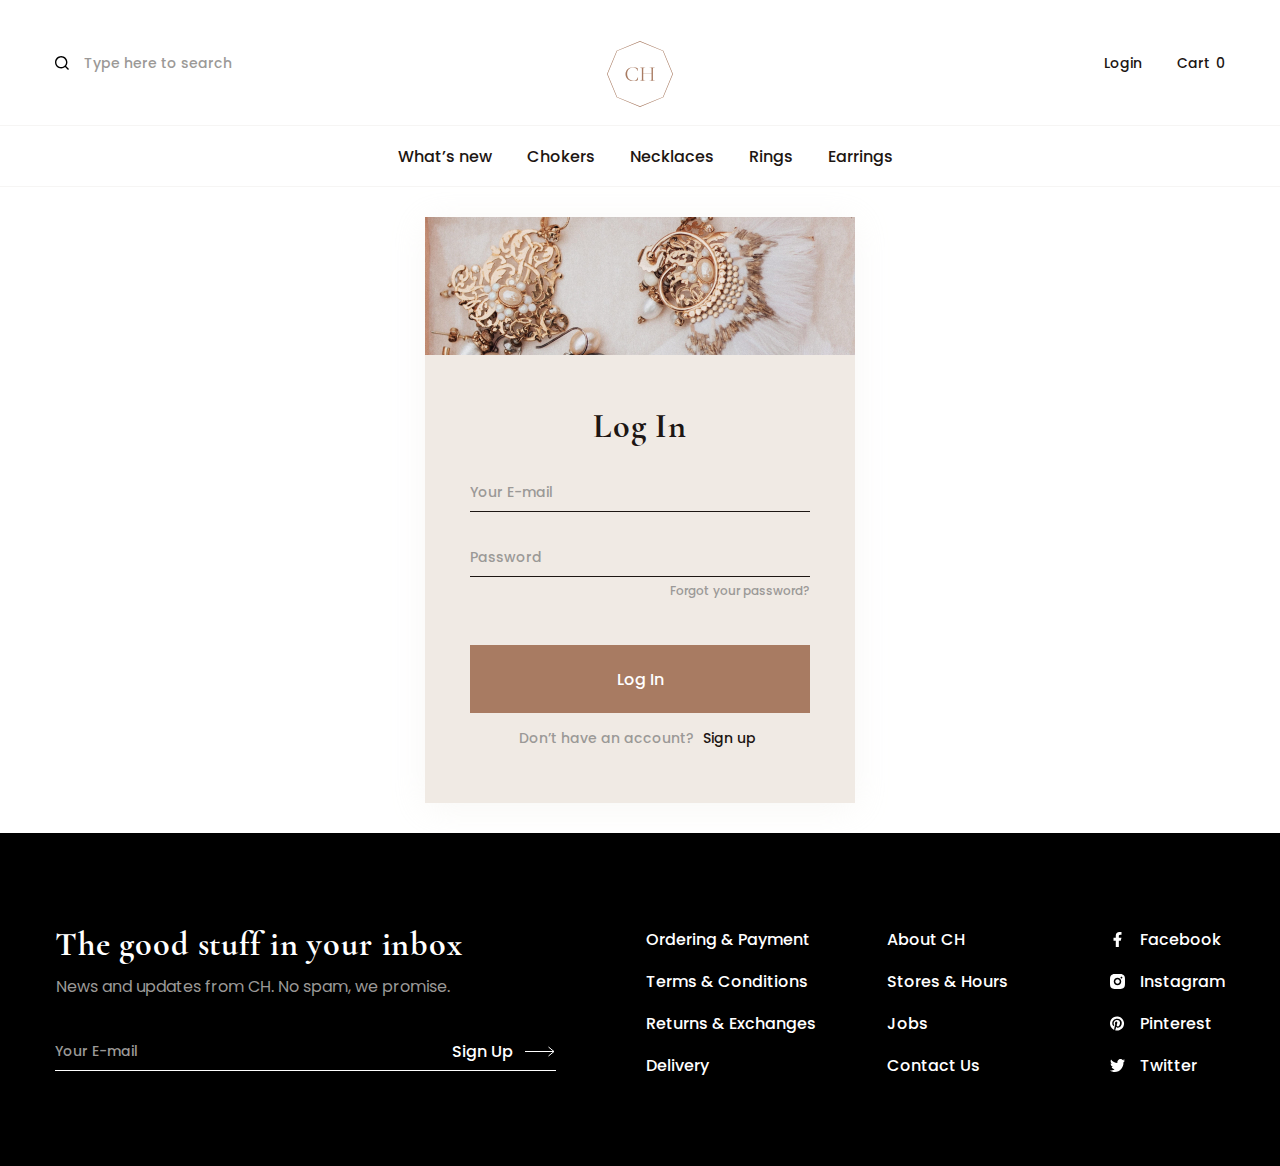
<file: login.html>
<!DOCTYPE html>
<html lang="ru">
  <head>
    <meta charset="utf-8">
    <title>Jellewery</title>
    <meta name="viewport" content="width=device-width,initial-scale=1.0">
    <meta name="Description" content="Jellewery">
    <meta http-equiv="X-UA-Compatible" content="ie=edge">
    <meta name="format-detection" content="telephone=no">
    <link rel="apple-touch-icon" sizes="180x180" href="favicon/apple-touch-icon.png">
    <link rel="icon" type="image/png" sizes="32x32" href="favicon/favicon-32x32.png">
    <link rel="icon" type="image/png" sizes="16x16" href="favicon/favicon-16x16.png">
    <link rel="manifest" href="favicon/site.webmanifest" crossorigin="use-credentials">
    <link rel="mask-icon" href="favicon/safari-pinned-tab.svg" color="#5bbad5">
    <meta name="msapplication-TileColor" content="#00aba9">
    <meta name="theme-color" content="#ffffff">

    <link rel="preload" href="fonts/poppins-medium.woff2" as="font" crossorigin="anonymous">
    <link rel="preload" href="fonts/cormorantgaramond-bold.woff2" as="font" crossorigin="anonymous">
    <link href="css/style.min.css" rel="stylesheet">
  </head>
  <body>

    <div class="visually-hidden">
      <svg xmlns="http://www.w3.org/2000/svg" xmlns:xlink="http://www.w3.org/1999/xlink"><symbol id="icon-arrow-down" viewBox="0 0 17 10">
<path d="M1 1L8.5 9L16 1"></path>
</symbol><symbol id="icon-arrow" viewBox="0 0 30 11">
<path d="M30 5.5L1 5.5M1 5.5L6.48649 10M1 5.5L6.48649 1"></path>
</symbol><symbol id="icon-cart" viewBox="0 0 20 18">
<path d="M14 5C14 6.06087 13.5786 7.07828 12.8284 7.82843C12.0783 8.57857 11.0609 9 10 9C8.93913 9 7.92172 8.57857 7.17157 7.82843C6.42143 7.07828 6 6.06087 6 5M1 1H19V17H1V1Z" stroke-width="2" stroke-linecap="round" stroke-linejoin="round"></path>
</symbol><symbol id="icon-close" viewBox="0 0 14 14">
<path d="M7 5.44469L12.4447 0L14 1.55531L8.55531 7L14 12.4447L12.4447 14L7 8.55531L1.55531 14L0 12.4447L5.44469 7L0 1.55531L1.55531 0L7 5.44469Z"></path>
</symbol><symbol id="icon-fb" viewBox="0 0 8 15">
<path d="M5.33333 8.625H7.2381L8 5.625H5.33333V4.125C5.33333 3.3525 5.33333 2.625 6.85714 2.625H8V0.105C7.75162 0.0727501 6.81371 0 5.82324 0C3.75467 0 2.28571 1.24275 2.28571 3.525V5.625H0V8.625H2.28571V15H5.33333V8.625Z" fill="white"></path>
</symbol><symbol id="icon-insta" viewBox="0 0 15 15">
<path d="M7.5 0C9.53775 0 9.792 0.00749996 10.5915 0.045C11.3903 0.0825 11.934 0.20775 12.4125 0.39375C12.9075 0.58425 13.3245 0.84225 13.7415 1.2585C14.1229 1.63342 14.418 2.08694 14.6063 2.5875C14.7915 3.06525 14.9175 3.60975 14.955 4.4085C14.9903 5.208 15 5.46225 15 7.5C15 9.53775 14.9925 9.792 14.955 10.5915C14.9175 11.3903 14.7915 11.934 14.6063 12.4125C14.4185 12.9133 14.1233 13.367 13.7415 13.7415C13.3665 14.1227 12.913 14.4178 12.4125 14.6063C11.9347 14.7915 11.3903 14.9175 10.5915 14.955C9.792 14.9903 9.53775 15 7.5 15C5.46225 15 5.208 14.9925 4.4085 14.955C3.60975 14.9175 3.066 14.7915 2.5875 14.6063C2.08674 14.4184 1.63315 14.1232 1.2585 13.7415C0.877055 13.3666 0.581949 12.9131 0.39375 12.4125C0.20775 11.9347 0.0825 11.3903 0.045 10.5915C0.00974996 9.792 0 9.53775 0 7.5C0 5.46225 0.00749996 5.208 0.045 4.4085C0.0825 3.609 0.20775 3.066 0.39375 2.5875C0.581427 2.08663 0.876603 1.63299 1.2585 1.2585C1.63325 0.876923 2.08682 0.581797 2.5875 0.39375C3.066 0.20775 3.609 0.0825 4.4085 0.045C5.208 0.00974996 5.46225 0 7.5 0ZM7.5 3.75C6.50544 3.75 5.55161 4.14509 4.84835 4.84835C4.14509 5.55161 3.75 6.50544 3.75 7.5C3.75 8.49456 4.14509 9.44839 4.84835 10.1517C5.55161 10.8549 6.50544 11.25 7.5 11.25C8.49456 11.25 9.44839 10.8549 10.1517 10.1517C10.8549 9.44839 11.25 8.49456 11.25 7.5C11.25 6.50544 10.8549 5.55161 10.1517 4.84835C9.44839 4.14509 8.49456 3.75 7.5 3.75ZM12.375 3.5625C12.375 3.31386 12.2762 3.0754 12.1004 2.89959C11.9246 2.72377 11.6861 2.625 11.4375 2.625C11.1889 2.625 10.9504 2.72377 10.7746 2.89959C10.5988 3.0754 10.5 3.31386 10.5 3.5625C10.5 3.81114 10.5988 4.0496 10.7746 4.22541C10.9504 4.40123 11.1889 4.5 11.4375 4.5C11.6861 4.5 11.9246 4.40123 12.1004 4.22541C12.2762 4.0496 12.375 3.81114 12.375 3.5625ZM7.5 5.25C8.09674 5.25 8.66903 5.48705 9.09099 5.90901C9.51295 6.33097 9.75 6.90326 9.75 7.5C9.75 8.09674 9.51295 8.66903 9.09099 9.09099C8.66903 9.51295 8.09674 9.75 7.5 9.75C6.90326 9.75 6.33097 9.51295 5.90901 9.09099C5.48705 8.66903 5.25 8.09674 5.25 7.5C5.25 6.90326 5.48705 6.33097 5.90901 5.90901C6.33097 5.48705 6.90326 5.25 7.5 5.25Z" fill="white"></path>
</symbol><symbol id="icon-magnifier" viewBox="0 0 14 14">
<path d="M11.0482 10.0737L14 13.0248L13.0248 14L10.0737 11.0482C8.9757 11.9285 7.60993 12.4072 6.20262 12.4052C2.77877 12.4052 0 9.62646 0 6.20262C0 2.77877 2.77877 0 6.20262 0C9.62646 0 12.4052 2.77877 12.4052 6.20262C12.4072 7.60993 11.9285 8.9757 11.0482 10.0737ZM9.66575 9.56237C10.5404 8.66291 11.0289 7.45722 11.0269 6.20262C11.0269 3.53687 8.86768 1.37836 6.20262 1.37836C3.53687 1.37836 1.37836 3.53687 1.37836 6.20262C1.37836 8.86768 3.53687 11.0269 6.20262 11.0269C7.45722 11.0289 8.66291 10.5404 9.56237 9.66575L9.66575 9.56237Z"></path>
</symbol><symbol id="icon-menu" viewBox="0 0 25 18">
<path d="M0 1H25M0 9H25M0 17H25" stroke-width="2"></path>
</symbol><symbol id="icon-pinterest" viewBox="0 0 16 15">
<path d="M8.52464 0.0700085C6.73009 -0.176851 4.90683 0.233922 3.39151 1.22648C1.8762 2.21903 0.771177 3.72633 0.280492 5.47006C-0.210193 7.21378 -0.0534017 9.07616 0.721915 10.7133C1.49723 12.3504 2.83871 13.6518 4.49864 14.377C4.45375 13.8009 4.49496 13.2213 4.62089 12.6573C4.75964 12.028 5.59289 8.56001 5.59289 8.56001C5.42697 8.18808 5.34405 7.78448 5.34989 7.37726C5.34989 6.26351 5.99264 5.43251 6.79214 5.43251C6.93577 5.43042 7.07817 5.45928 7.20965 5.51713C7.34113 5.57498 7.45861 5.66047 7.5541 5.76778C7.6496 5.87508 7.72087 6.00169 7.76306 6.139C7.80526 6.27631 7.81739 6.42109 7.79864 6.56351C7.79864 7.23851 7.36514 8.26001 7.13864 9.21851C7.09388 9.39429 7.09104 9.57814 7.13035 9.75522C7.16966 9.93231 7.25002 10.0977 7.36496 10.238C7.4799 10.3783 7.6262 10.4897 7.79207 10.5631C7.95793 10.6366 8.13873 10.67 8.31989 10.6608C9.74339 10.6608 10.6974 8.83751 10.6974 6.68501C10.6974 5.03501 9.60464 3.79901 7.59014 3.79901C7.10817 3.78028 6.62743 3.8597 6.17709 4.03245C5.72676 4.2052 5.31623 4.46767 4.97043 4.80392C4.62463 5.14018 4.35078 5.54321 4.16551 5.98854C3.98023 6.43387 3.8874 6.9122 3.89264 7.39451C3.87117 7.9295 4.04377 8.45423 4.37864 8.87201C4.44122 8.91872 4.48691 8.98451 4.50882 9.05946C4.53074 9.1344 4.52769 9.21444 4.50014 9.28751C4.46564 9.42551 4.37864 9.75476 4.34414 9.87551C4.33697 9.91646 4.32027 9.95515 4.29541 9.98847C4.27054 10.0218 4.2382 10.0488 4.20099 10.0673C4.16378 10.0859 4.12273 10.0954 4.08116 10.0952C4.03959 10.0949 3.99865 10.085 3.96164 10.066C2.92364 9.65051 2.43464 8.50826 2.43464 7.20401C2.43464 5.06876 4.22264 2.51276 7.80014 2.51276C10.6471 2.51276 12.5401 4.59551 12.5401 6.82301C12.5401 9.75476 10.9074 11.959 8.49464 11.959C8.13403 11.9705 7.77634 11.891 7.45464 11.7276C7.13294 11.5643 6.85762 11.3224 6.65414 11.0245C6.65414 11.0245 6.22064 12.7615 6.13514 13.09C5.96061 13.6575 5.70307 14.1961 5.37089 14.6883C6.06314 14.8983 6.78239 15.0033 7.50539 15.0003C8.49058 15.001 9.46624 14.8075 10.3765 14.4307C11.2868 14.0539 12.1138 13.5012 12.8102 12.8043C13.5066 12.1075 14.0587 11.2801 14.4348 10.3695C14.811 9.45899 15.0039 8.48319 15.0024 7.49801C15.0015 5.68676 14.3452 3.937 13.1549 2.57184C11.9645 1.20668 10.3204 0.318307 8.52614 0.0707584L8.52464 0.0700085Z" fill="white"></path>
</symbol><symbol id="icon-twitter" viewBox="0 0 15 13">
<path d="M14.9993 1.54324C14.4375 1.80812 13.8417 1.98209 13.2317 2.05937C13.8747 1.64947 14.3559 1.00438 14.5857 0.244297C13.9823 0.627078 13.3207 0.895338 12.6312 1.04045C12.1681 0.512227 11.5542 0.161908 10.885 0.0439529C10.2158 -0.0740019 9.52875 0.047017 8.93073 0.388195C8.33271 0.729374 7.85718 1.2716 7.57809 1.93057C7.29899 2.58954 7.23196 3.32833 7.38741 4.0321C6.16374 3.96673 4.96664 3.62777 3.87384 3.03724C2.78104 2.4467 1.81696 1.6178 1.0442 0.604331C0.770671 1.10512 0.626929 1.67441 0.627698 2.2539C0.627698 3.39126 1.17077 4.39606 1.99642 4.98435C1.50781 4.96795 1.02995 4.8273 0.602679 4.57411V4.6149C0.602826 5.37238 0.848731 6.1065 1.2987 6.69279C1.74867 7.27907 2.37501 7.68144 3.07153 7.83167C2.61795 7.96269 2.14235 7.98201 1.68073 7.88815C1.87711 8.54016 2.25987 9.11038 2.77541 9.51897C3.29095 9.92757 3.91346 10.1541 4.55578 10.1668C3.9174 10.7012 3.18645 11.0963 2.40474 11.3294C1.62303 11.5625 0.805873 11.6291 0 11.5253C1.40676 12.4897 3.04437 13.0017 4.71693 13C10.378 13 13.4738 8.0011 13.4738 3.66579C13.4738 3.5246 13.4701 3.38184 13.4642 3.24222C14.0668 2.778 14.5869 2.20293 15 1.54403L14.9993 1.54324Z" fill="white"></path>
</symbol></svg>
    </div>

    <div class="wrapper">
      <header class="wrapper__header header header--no-js">

        <button class="header__menu-toggle header__menu-toggle--no-js" type="button">
          <svg class="header__menu-toggle-svg" width="25" height="18">
            <use xlink:href="#icon-menu"></use>
          </svg>
          <span class="visually-hidden">Открыть меню</span>
        </button>

        <a class="header__logo" href="main.html">
          <img class="header__logo-image" src="img/logo.svg" width="66" height="66" alt="Логотип компании Jellewery">
        </a>

        <a class="header__cart header__cart--svg" href="#">
          <span class="visually-hidden">Cart</span>
          <svg class="header__cart-svg" width="20" height="18">
            <use xlink:href="#icon-cart"></use>
          </svg>
        </a>

        <div class="header__wrapper">
          <form class="header__search search" action="https://echo.htmlacademy.ru" method="get">
            <div class="search__input-field">
              <label>
                <svg width="14" height="14">
                  <use xlink:href="#icon-magnifier"></use>
                </svg>
                <span class="visually-hidden">Search</span>
                <input type="search" name="search" placeholder="Type here to search" required="">
              </label>
            </div>
          </form>

          <ul class="header__user-list user-list">
            <li class="user-list__item">
              <a class="user-list__link" href="login.html">Login</a>
            </li>
          </ul>

          <a class="header__cart" href="#">
            <span class="header__cart-text">Cart</span>
            <span class="header__cart-quantity">0</span>
          </a>

          <nav class="header__nav">
            <ul class="header__main-nav main-nav">
              <li class="main-nav__item">
                <a class="main-nav__link" href="catalog.html">What’s new</a>
              </li>
              <li class="main-nav__item">
                <a class="main-nav__link" href="catalog.html">Chokers</a>
              </li>
              <li class="main-nav__item">
                <a class="main-nav__link" href="catalog.html">Necklaces</a>
              </li>
              <li class="main-nav__item">
                <a class="main-nav__link" href="catalog.html">Rings</a>
              </li>
              <li class="main-nav__item">
                <a class="main-nav__link" href="catalog.html">Earrings</a>
              </li>
            </ul>

            <ul class="header__sub-nav sub-nav">
              <li class="sub-nav__item">
                <a class="sub-nav__link" href="#">About CH</a>
              </li>
              <li class="sub-nav__item">
                <a class="sub-nav__link" href="#">Stores & Hours</a>
              </li>
              <li class="sub-nav__item">
                <a class="sub-nav__link" href="#">Contact Us</a>
              </li>
            </ul>
          </nav>
        </div>

      </header>

      <main class="wrapper__main">

        <section class="login login--page">
          <div class="login__body">
            <h1 class="login__title title">Log In</h1>

            <form class="login__form" action="https://echo.htmlacademy.ru" method="post" id="login__modal">

              <div class="login__input-field">
                <input type="email" name="email" placeholder="Your E-mail" id="email-field" required="">
                <label for="email-field">
                  <span class="visually-hidden">Your E-mail</span>
                </label>
              </div>

              <div class="login__input-field">
                <input type="password" name="password" placeholder="Password" id="password-field" required="">
                <label for="password-field">
                  <span class="visually-hidden">Password</span>
                </label>
                <a href="#">Forgot your password?</a>
              </div>

              <button type="submit">
                <span>Log in</span>
              </button>
            </form>

            <p class="login__no-account">
              <span>Don’t have an account?</span>
              <a class="login__sign-up" href="#">Sign up</a>
            </p>
          </div>
        </section>

      </main>

      <footer class="wrapper__footer footer">
        <section class="footer__signup signup">
          <h2 class="signup__title title title--white">The good stuff in&nbsp;your inbox</h2>
          <p class="signup__description">News and updates from CH. No&nbsp;spam, we&nbsp;promise.</p>
          <form class="signup__form" action="https://echo.htmlacademy.ru" method="post">
            <div class="signup__input-field">
              <label>
                <span class="visually-hidden">E-mail</span>
                <input type="email" name="signup-email" placeholder="Your E-mail" required="">
              </label>
            </div>
            <button type="submit">
              <span>Sign Up</span>
              <svg width="30" height="11">
                <use xlink:href="#icon-arrow"></use>
              </svg>
            </button>
          </form>
        </section>

        <section class="footer__links">
          <ul class="footer__links-list">
            <li class="footer__links-item">
              <a class="footer__links-link" href="#">Ordering &amp;&nbsp;payment</a>
            </li>
            <li class="footer__links-item">
              <a class="footer__links-link" href="#">Terms &amp;&nbsp;conditions</a>
            </li>
            <li class="footer__links-item">
              <a class="footer__links-link" href="#">Returns &amp;&nbsp;exchanges</a>
            </li>
            <li class="footer__links-item">
              <a class="footer__links-link" href="#">Delivery</a>
            </li>
          </ul>
          <ul class="footer__links-list">
            <li class="footer__links-item">
              <a class="footer__links-link" href="#">About CH</a>
            </li>
            <li class="footer__links-item">
              <a class="footer__links-link" href="#">Stores &amp;&nbsp;hours</a>
            </li>
            <li class="footer__links-item">
              <a class="footer__links-link" href="#">Jobs</a>
            </li>
            <li class="footer__links-item">
              <a class="footer__links-link" href="#">Contact us</a>
            </li>
          </ul>
        </section>

        <section class="footer__socials socials">
          <ul class="socials__list">
            <li class="socials__item">
              <a class="socials__link" href="#">
                <svg class="socials__link-svg socials__link-svg--fb" width="8" height="15">
                  <use xlink:href="#icon-fb"></use>
                </svg>
                <span class="socials__link-text">Facebook</span>
              </a>
            </li>
            <li class="socials__item">
              <a class="socials__link" href="#">
                <svg class="socials__link-svg" width="15" height="15">
                  <use xlink:href="#icon-insta"></use>
                </svg>
                <span class="socials__link-text">Instagram</span>
              </a>
            </li>
            <li class="socials__item">
              <a class="socials__link" href="#">
                <svg class="socials__link-svg" width="15" height="15">
                  <use xlink:href="#icon-pinterest"></use>
                </svg>
                <span class="socials__link-text">Pinterest</span>
              </a>
            </li>
            <li class="socials__item">
              <a class="socials__link" href="#">
                <svg class="socials__link-svg socials__link-svg--twitter" width="15" height="13">
                  <use xlink:href="#icon-twitter"></use>
                </svg>
                <span class="socials__link-text">Twitter</span>
              </a>
            </li>
          </ul>
        </section>
      </footer>
    </div>

    <script src="js/vendor.min.js"></script>
    <script src="js/script.js"></script>
  </body>
</html>
</file>
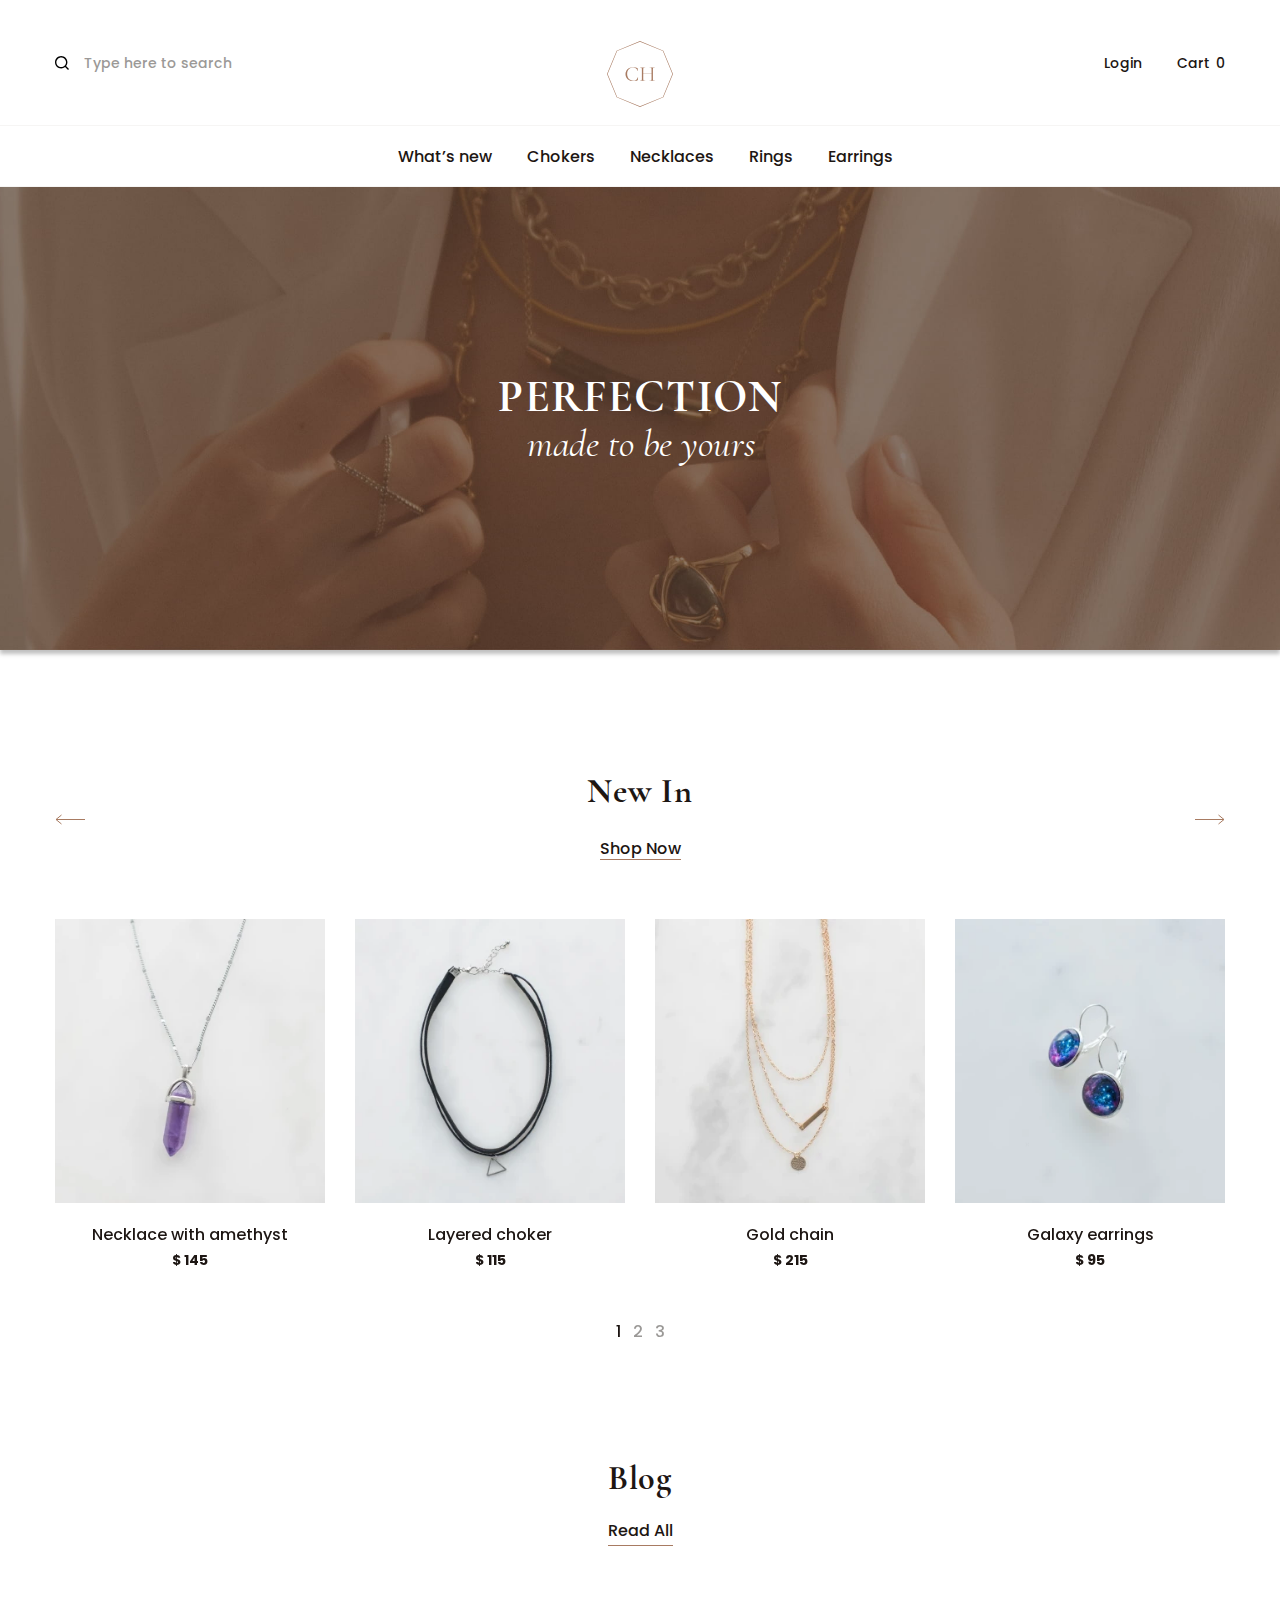
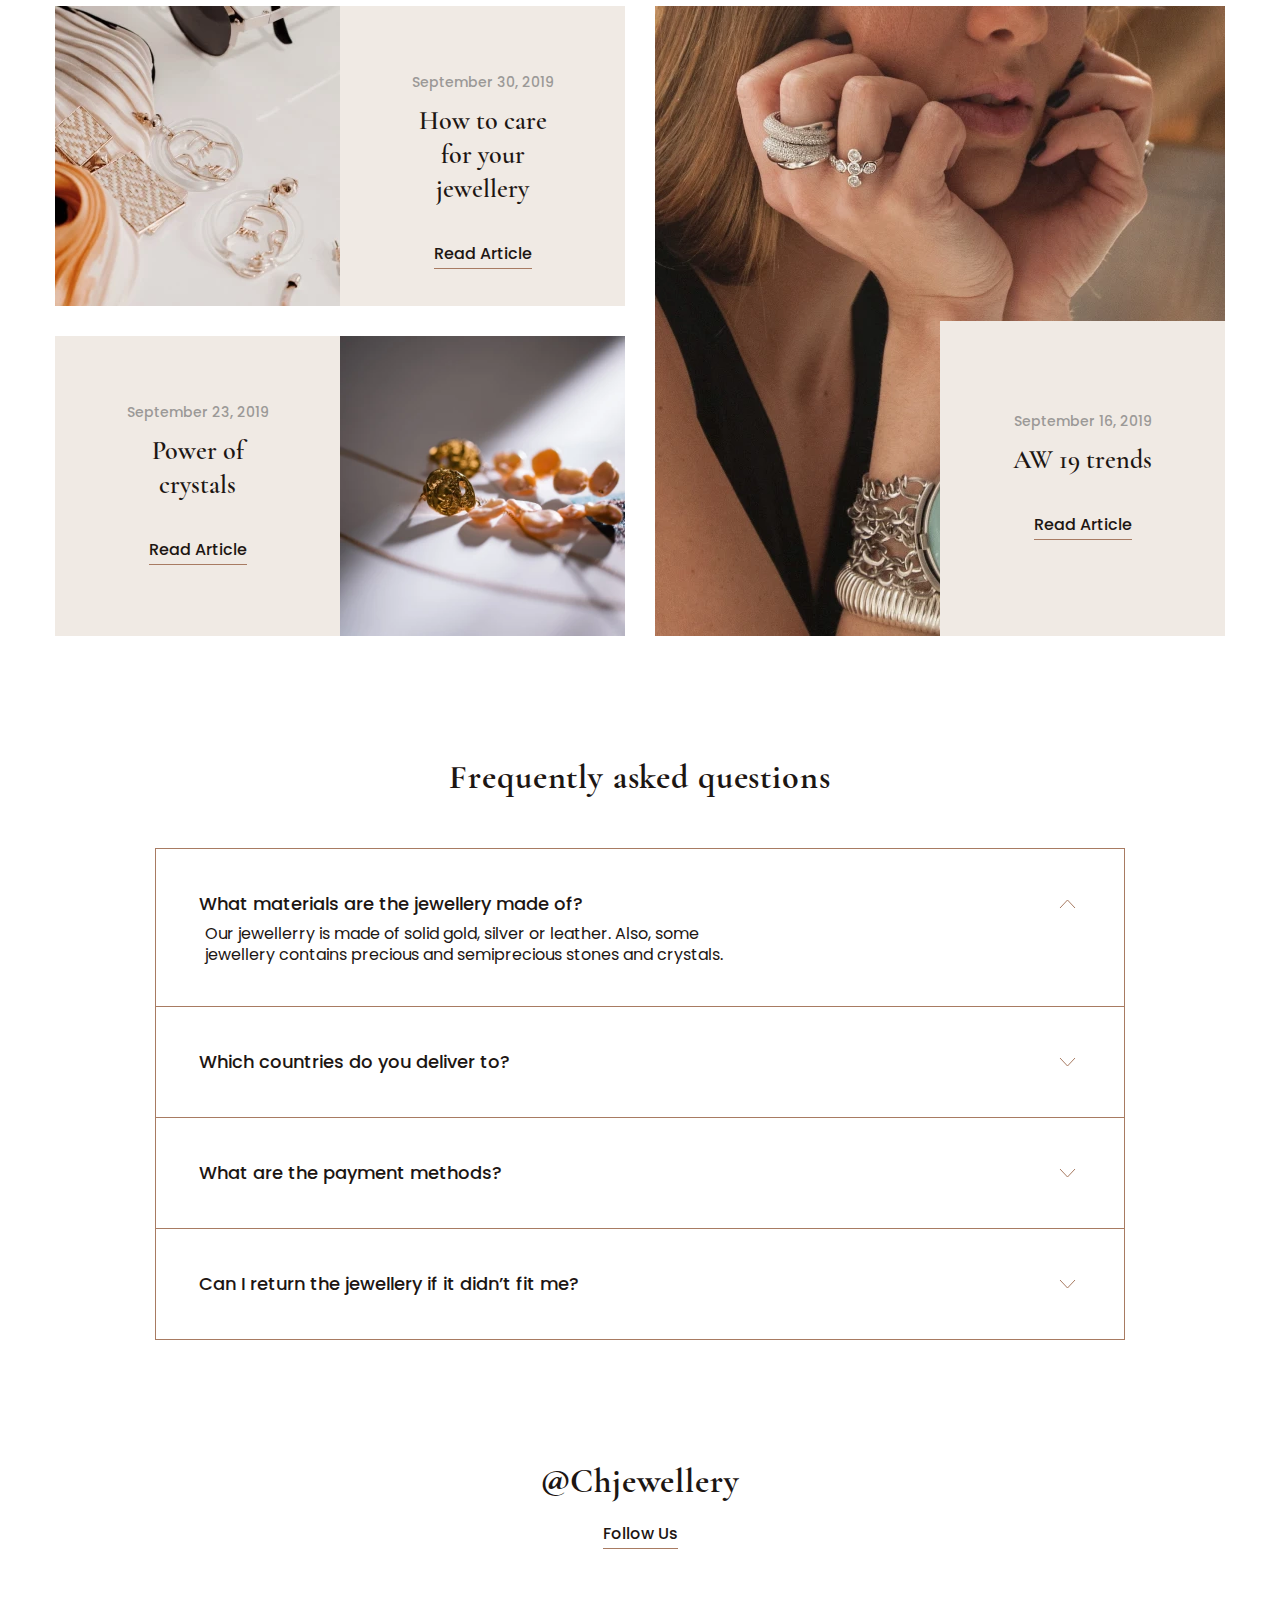
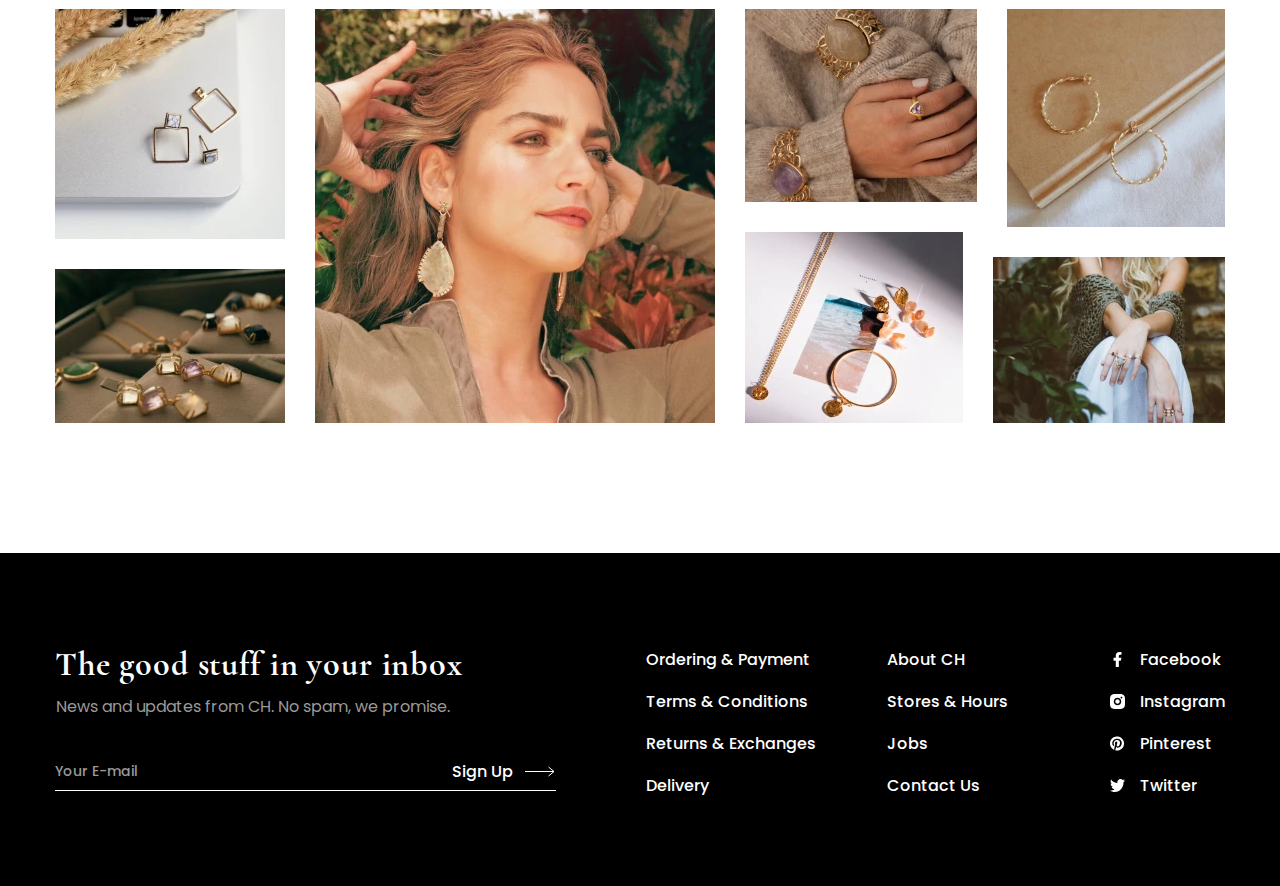
<file: main.html>
<!DOCTYPE html>
<html lang="ru">
  <head>
    <meta charset="utf-8">
    <title>Jellewery</title>
    <meta name="viewport" content="width=device-width,initial-scale=1.0">
    <meta name="Description" content="Jellewery">
    <meta http-equiv="X-UA-Compatible" content="ie=edge">
    <meta name="format-detection" content="telephone=no">
    <link rel="apple-touch-icon" sizes="180x180" href="favicon/apple-touch-icon.png">
    <link rel="icon" type="image/png" sizes="32x32" href="favicon/favicon-32x32.png">
    <link rel="icon" type="image/png" sizes="16x16" href="favicon/favicon-16x16.png">
    <link rel="manifest" href="favicon/site.webmanifest" crossorigin="use-credentials">
    <link rel="mask-icon" href="favicon/safari-pinned-tab.svg" color="#5bbad5">
    <meta name="msapplication-TileColor" content="#00aba9">
    <meta name="theme-color" content="#ffffff">

    <link rel="preload" href="fonts/poppins-medium.woff2" as="font" crossorigin="anonymous">
    <link rel="preload" href="fonts/poppins-regular.woff2" as="font" crossorigin="anonymous">
    <link rel="preload" href="fonts/poppins-bold.woff2" as="font" crossorigin="anonymous">
    <link rel="preload" href="fonts/cormorantgaramond-bold.woff2" as="font" crossorigin="anonymous">
    <link rel="preload" href="fonts/cormorantgaramond-italic.woff2" as="font" crossorigin="anonymous">
    <link rel="preload" href="fonts/cormorantgaramond-semibold.woff2" as="font" crossorigin="anonymous">
    <link href="css/style.min.css" rel="stylesheet">
  </head>
  <body>

    <div class="visually-hidden">
      <svg xmlns="http://www.w3.org/2000/svg" xmlns:xlink="http://www.w3.org/1999/xlink"><symbol id="icon-arrow-down" viewBox="0 0 17 10">
<path d="M1 1L8.5 9L16 1"></path>
</symbol><symbol id="icon-arrow" viewBox="0 0 30 11">
<path d="M30 5.5L1 5.5M1 5.5L6.48649 10M1 5.5L6.48649 1"></path>
</symbol><symbol id="icon-cart" viewBox="0 0 20 18">
<path d="M14 5C14 6.06087 13.5786 7.07828 12.8284 7.82843C12.0783 8.57857 11.0609 9 10 9C8.93913 9 7.92172 8.57857 7.17157 7.82843C6.42143 7.07828 6 6.06087 6 5M1 1H19V17H1V1Z" stroke-width="2" stroke-linecap="round" stroke-linejoin="round"></path>
</symbol><symbol id="icon-close" viewBox="0 0 14 14">
<path d="M7 5.44469L12.4447 0L14 1.55531L8.55531 7L14 12.4447L12.4447 14L7 8.55531L1.55531 14L0 12.4447L5.44469 7L0 1.55531L1.55531 0L7 5.44469Z"></path>
</symbol><symbol id="icon-fb" viewBox="0 0 8 15">
<path d="M5.33333 8.625H7.2381L8 5.625H5.33333V4.125C5.33333 3.3525 5.33333 2.625 6.85714 2.625H8V0.105C7.75162 0.0727501 6.81371 0 5.82324 0C3.75467 0 2.28571 1.24275 2.28571 3.525V5.625H0V8.625H2.28571V15H5.33333V8.625Z" fill="white"></path>
</symbol><symbol id="icon-insta" viewBox="0 0 15 15">
<path d="M7.5 0C9.53775 0 9.792 0.00749996 10.5915 0.045C11.3903 0.0825 11.934 0.20775 12.4125 0.39375C12.9075 0.58425 13.3245 0.84225 13.7415 1.2585C14.1229 1.63342 14.418 2.08694 14.6063 2.5875C14.7915 3.06525 14.9175 3.60975 14.955 4.4085C14.9903 5.208 15 5.46225 15 7.5C15 9.53775 14.9925 9.792 14.955 10.5915C14.9175 11.3903 14.7915 11.934 14.6063 12.4125C14.4185 12.9133 14.1233 13.367 13.7415 13.7415C13.3665 14.1227 12.913 14.4178 12.4125 14.6063C11.9347 14.7915 11.3903 14.9175 10.5915 14.955C9.792 14.9903 9.53775 15 7.5 15C5.46225 15 5.208 14.9925 4.4085 14.955C3.60975 14.9175 3.066 14.7915 2.5875 14.6063C2.08674 14.4184 1.63315 14.1232 1.2585 13.7415C0.877055 13.3666 0.581949 12.9131 0.39375 12.4125C0.20775 11.9347 0.0825 11.3903 0.045 10.5915C0.00974996 9.792 0 9.53775 0 7.5C0 5.46225 0.00749996 5.208 0.045 4.4085C0.0825 3.609 0.20775 3.066 0.39375 2.5875C0.581427 2.08663 0.876603 1.63299 1.2585 1.2585C1.63325 0.876923 2.08682 0.581797 2.5875 0.39375C3.066 0.20775 3.609 0.0825 4.4085 0.045C5.208 0.00974996 5.46225 0 7.5 0ZM7.5 3.75C6.50544 3.75 5.55161 4.14509 4.84835 4.84835C4.14509 5.55161 3.75 6.50544 3.75 7.5C3.75 8.49456 4.14509 9.44839 4.84835 10.1517C5.55161 10.8549 6.50544 11.25 7.5 11.25C8.49456 11.25 9.44839 10.8549 10.1517 10.1517C10.8549 9.44839 11.25 8.49456 11.25 7.5C11.25 6.50544 10.8549 5.55161 10.1517 4.84835C9.44839 4.14509 8.49456 3.75 7.5 3.75ZM12.375 3.5625C12.375 3.31386 12.2762 3.0754 12.1004 2.89959C11.9246 2.72377 11.6861 2.625 11.4375 2.625C11.1889 2.625 10.9504 2.72377 10.7746 2.89959C10.5988 3.0754 10.5 3.31386 10.5 3.5625C10.5 3.81114 10.5988 4.0496 10.7746 4.22541C10.9504 4.40123 11.1889 4.5 11.4375 4.5C11.6861 4.5 11.9246 4.40123 12.1004 4.22541C12.2762 4.0496 12.375 3.81114 12.375 3.5625ZM7.5 5.25C8.09674 5.25 8.66903 5.48705 9.09099 5.90901C9.51295 6.33097 9.75 6.90326 9.75 7.5C9.75 8.09674 9.51295 8.66903 9.09099 9.09099C8.66903 9.51295 8.09674 9.75 7.5 9.75C6.90326 9.75 6.33097 9.51295 5.90901 9.09099C5.48705 8.66903 5.25 8.09674 5.25 7.5C5.25 6.90326 5.48705 6.33097 5.90901 5.90901C6.33097 5.48705 6.90326 5.25 7.5 5.25Z" fill="white"></path>
</symbol><symbol id="icon-magnifier" viewBox="0 0 14 14">
<path d="M11.0482 10.0737L14 13.0248L13.0248 14L10.0737 11.0482C8.9757 11.9285 7.60993 12.4072 6.20262 12.4052C2.77877 12.4052 0 9.62646 0 6.20262C0 2.77877 2.77877 0 6.20262 0C9.62646 0 12.4052 2.77877 12.4052 6.20262C12.4072 7.60993 11.9285 8.9757 11.0482 10.0737ZM9.66575 9.56237C10.5404 8.66291 11.0289 7.45722 11.0269 6.20262C11.0269 3.53687 8.86768 1.37836 6.20262 1.37836C3.53687 1.37836 1.37836 3.53687 1.37836 6.20262C1.37836 8.86768 3.53687 11.0269 6.20262 11.0269C7.45722 11.0289 8.66291 10.5404 9.56237 9.66575L9.66575 9.56237Z"></path>
</symbol><symbol id="icon-menu" viewBox="0 0 25 18">
<path d="M0 1H25M0 9H25M0 17H25" stroke-width="2"></path>
</symbol><symbol id="icon-pinterest" viewBox="0 0 16 15">
<path d="M8.52464 0.0700085C6.73009 -0.176851 4.90683 0.233922 3.39151 1.22648C1.8762 2.21903 0.771177 3.72633 0.280492 5.47006C-0.210193 7.21378 -0.0534017 9.07616 0.721915 10.7133C1.49723 12.3504 2.83871 13.6518 4.49864 14.377C4.45375 13.8009 4.49496 13.2213 4.62089 12.6573C4.75964 12.028 5.59289 8.56001 5.59289 8.56001C5.42697 8.18808 5.34405 7.78448 5.34989 7.37726C5.34989 6.26351 5.99264 5.43251 6.79214 5.43251C6.93577 5.43042 7.07817 5.45928 7.20965 5.51713C7.34113 5.57498 7.45861 5.66047 7.5541 5.76778C7.6496 5.87508 7.72087 6.00169 7.76306 6.139C7.80526 6.27631 7.81739 6.42109 7.79864 6.56351C7.79864 7.23851 7.36514 8.26001 7.13864 9.21851C7.09388 9.39429 7.09104 9.57814 7.13035 9.75522C7.16966 9.93231 7.25002 10.0977 7.36496 10.238C7.4799 10.3783 7.6262 10.4897 7.79207 10.5631C7.95793 10.6366 8.13873 10.67 8.31989 10.6608C9.74339 10.6608 10.6974 8.83751 10.6974 6.68501C10.6974 5.03501 9.60464 3.79901 7.59014 3.79901C7.10817 3.78028 6.62743 3.8597 6.17709 4.03245C5.72676 4.2052 5.31623 4.46767 4.97043 4.80392C4.62463 5.14018 4.35078 5.54321 4.16551 5.98854C3.98023 6.43387 3.8874 6.9122 3.89264 7.39451C3.87117 7.9295 4.04377 8.45423 4.37864 8.87201C4.44122 8.91872 4.48691 8.98451 4.50882 9.05946C4.53074 9.1344 4.52769 9.21444 4.50014 9.28751C4.46564 9.42551 4.37864 9.75476 4.34414 9.87551C4.33697 9.91646 4.32027 9.95515 4.29541 9.98847C4.27054 10.0218 4.2382 10.0488 4.20099 10.0673C4.16378 10.0859 4.12273 10.0954 4.08116 10.0952C4.03959 10.0949 3.99865 10.085 3.96164 10.066C2.92364 9.65051 2.43464 8.50826 2.43464 7.20401C2.43464 5.06876 4.22264 2.51276 7.80014 2.51276C10.6471 2.51276 12.5401 4.59551 12.5401 6.82301C12.5401 9.75476 10.9074 11.959 8.49464 11.959C8.13403 11.9705 7.77634 11.891 7.45464 11.7276C7.13294 11.5643 6.85762 11.3224 6.65414 11.0245C6.65414 11.0245 6.22064 12.7615 6.13514 13.09C5.96061 13.6575 5.70307 14.1961 5.37089 14.6883C6.06314 14.8983 6.78239 15.0033 7.50539 15.0003C8.49058 15.001 9.46624 14.8075 10.3765 14.4307C11.2868 14.0539 12.1138 13.5012 12.8102 12.8043C13.5066 12.1075 14.0587 11.2801 14.4348 10.3695C14.811 9.45899 15.0039 8.48319 15.0024 7.49801C15.0015 5.68676 14.3452 3.937 13.1549 2.57184C11.9645 1.20668 10.3204 0.318307 8.52614 0.0707584L8.52464 0.0700085Z" fill="white"></path>
</symbol><symbol id="icon-twitter" viewBox="0 0 15 13">
<path d="M14.9993 1.54324C14.4375 1.80812 13.8417 1.98209 13.2317 2.05937C13.8747 1.64947 14.3559 1.00438 14.5857 0.244297C13.9823 0.627078 13.3207 0.895338 12.6312 1.04045C12.1681 0.512227 11.5542 0.161908 10.885 0.0439529C10.2158 -0.0740019 9.52875 0.047017 8.93073 0.388195C8.33271 0.729374 7.85718 1.2716 7.57809 1.93057C7.29899 2.58954 7.23196 3.32833 7.38741 4.0321C6.16374 3.96673 4.96664 3.62777 3.87384 3.03724C2.78104 2.4467 1.81696 1.6178 1.0442 0.604331C0.770671 1.10512 0.626929 1.67441 0.627698 2.2539C0.627698 3.39126 1.17077 4.39606 1.99642 4.98435C1.50781 4.96795 1.02995 4.8273 0.602679 4.57411V4.6149C0.602826 5.37238 0.848731 6.1065 1.2987 6.69279C1.74867 7.27907 2.37501 7.68144 3.07153 7.83167C2.61795 7.96269 2.14235 7.98201 1.68073 7.88815C1.87711 8.54016 2.25987 9.11038 2.77541 9.51897C3.29095 9.92757 3.91346 10.1541 4.55578 10.1668C3.9174 10.7012 3.18645 11.0963 2.40474 11.3294C1.62303 11.5625 0.805873 11.6291 0 11.5253C1.40676 12.4897 3.04437 13.0017 4.71693 13C10.378 13 13.4738 8.0011 13.4738 3.66579C13.4738 3.5246 13.4701 3.38184 13.4642 3.24222C14.0668 2.778 14.5869 2.20293 15 1.54403L14.9993 1.54324Z" fill="white"></path>
</symbol></svg>
    </div>

    <div class="wrapper">
      <header class="wrapper__header header header--no-js">

        <button class="header__menu-toggle header__menu-toggle--no-js" type="button">
          <svg class="header__menu-toggle-svg" width="25" height="18">
            <use xlink:href="#icon-menu"></use>
          </svg>
          <span class="visually-hidden">Открыть меню</span>
        </button>

        <a class="header__logo">
          <img class="header__logo-image" src="img/logo.svg" width="66" height="66" alt="Логотип компании Jellewery">
        </a>

        <a class="header__cart header__cart--svg" href="#">
          <span class="visually-hidden">Cart</span>
          <svg class="header__cart-svg" width="20" height="18">
            <use xlink:href="#icon-cart"></use>
          </svg>
        </a>

        <div class="header__wrapper">
          <form class="header__search search" action="https://echo.htmlacademy.ru" method="get">
            <div class="search__input-field">
              <label>
                <svg width="14" height="14">
                  <use xlink:href="#icon-magnifier"></use>
                </svg>
                <span class="visually-hidden">Search</span>
                <input type="search" name="search" placeholder="Type here to search" required="">
              </label>
            </div>
          </form>

          <ul class="header__user-list user-list">
            <li class="user-list__item">
              <a class="user-list__link" href="login.html">Login</a>
            </li>
          </ul>

          <a class="header__cart" href="#">
            <span class="header__cart-text">Cart</span>
            <span class="header__cart-quantity">0</span>
          </a>

          <nav class="header__nav">
            <ul class="header__main-nav main-nav">
              <li class="main-nav__item">
                <a class="main-nav__link" href="catalog.html">What’s new</a>
              </li>
              <li class="main-nav__item">
                <a class="main-nav__link" href="catalog.html">Chokers</a>
              </li>
              <li class="main-nav__item">
                <a class="main-nav__link" href="catalog.html">Necklaces</a>
              </li>
              <li class="main-nav__item">
                <a class="main-nav__link" href="catalog.html">Rings</a>
              </li>
              <li class="main-nav__item">
                <a class="main-nav__link" href="catalog.html">Earrings</a>
              </li>
            </ul>

            <ul class="header__sub-nav sub-nav">
              <li class="sub-nav__item">
                <a class="sub-nav__link" href="#">About CH</a>
              </li>
              <li class="sub-nav__item">
                <a class="sub-nav__link" href="#">Stores & hours</a>
              </li>
              <li class="sub-nav__item">
                <a class="sub-nav__link" href="#">Contact us</a>
              </li>
            </ul>
          </nav>
        </div>

      </header>

      <main class="wrapper__main">
        <h1 class="visually-hidden">Jellewery - large selection of jewelry</h1>

        <section class="promo">
          <h2 class="promo__title">Perfection</h2>
          <p class="promo__subtitle">Made to be yours</p>
        </section>

        <section class="products products--no-js">
          <h2 class="products__title title  title--capitalize">New in</h2>
          <a class="products__link link link--no-indent" href="catalog.html">Shop now</a>

          <div class="products__container products__container--no-js swiper-container">

            <ul class="products__list swiper-wrapper">
              <li class="products__item swiper-slide">
                <div class="products__image">
                  <picture>
                    <source type="image/webp" srcset="img/jewelry-2@1x.webp 1x, img/jewelry-2@2x.webp 2x">
                    <!-- 1х: 338px; 2x: 676px -->
                    <img class="products__img" src="img/jewelry-2@1x.jpg" srcset="img/jewelry-2@2x.jpg 2x" loading="lazy" width="270" height="284" alt="Necklace with amethyst" data-object-fit="cover">
                  </picture>
                </div>
                <a class="products__product-link" href="product.html">
                  <h3 class="products__name">Necklace with amethyst</h3>
                </a>
                <p class="products__price">$ 145</p>
              </li>
              <li class="products__item swiper-slide">
                <div class="products__image">
                  <picture>
                    <source type="image/webp" srcset="img/jewelry-1@1x.webp 1x, img/jewelry-1@2x.webp 2x">
                    <!-- 1х: 338px; 2x: 676px -->
                    <img class="products__img" src="img/jewelry-1@1x.jpg" srcset="img/jewelry-1@2x.jpg 2x" loading="lazy" width="270" height="284" alt="Layered сhoker" data-object-fit="cover">
                  </picture>
                </div>
                <a class="products__product-link" href="product.html">
                  <h3 class="products__name">Layered choker</h3>
                </a>
                <p class="products__price">$ 115</p>
              </li>
              <li class="products__item swiper-slide">
                <div class="products__image">
                  <picture>
                    <source type="image/webp" srcset="img/jewelry-3@1x.webp 1x, img/jewelry-3@2x.webp 2x">
                    <!-- 1х: 338px; 2x: 676px -->
                    <img class="products__img" src="img/jewelry-3@1x.jpg" srcset="img/jewelry-3@2x.jpg 2x" loading="lazy" width="270" height="284" alt="Gold chain" data-object-fit="cover">
                  </picture>
                </div>
                <a class="products__product-link" href="product.html">
                  <h3 class="products__name">Gold chain</h3>
                </a>
                <p class="products__price">$ 215</p>
              </li>
              <li class="products__item swiper-slide">
                <div class="products__image">
                  <picture>
                    <source type="image/webp" srcset="img/jewelry-4@1x.webp 1x, img/jewelry-4@2x.webp 2x">
                    <!-- 1х: 338px; 2x: 676px -->
                    <img class="products__img" src="img/jewelry-4@1x.jpg" srcset="img/jewelry-4@2x.jpg 2x" loading="lazy" width="270" height="284" alt="Galaxy earrings" data-object-fit="cover">
                  </picture>
                </div>
                <a class="products__product-link" href="product.html">
                  <h3 class="products__name">Galaxy earrings</h3>
                </a>
                <p class="products__price">$ 95</p>
              </li>
              <li class="products__item swiper-slide">
                <div class="products__image">
                  <picture>
                    <source type="image/webp" srcset="img/jewelry-5@1x.webp 1x, img/jewelry-5@2x.webp 2x">
                    <!-- 1х: 338px; 2x: 676px -->
                    <img class="products__img" src="img/jewelry-5@1x.jpg" srcset="img/jewelry-5@2x.jpg 2x" loading="lazy" width="270" height="284" alt="Double pearl earrings" data-object-fit="cover">
                  </picture>
                </div>
                <a class="products__product-link" href="product.html">
                  <h3 class="products__name">Double pearl earrings</h3>
                </a>
                <p class="products__price">$ 115</p>
              </li>
              <li class="products__item swiper-slide">
                <div class="products__image">
                  <picture>
                    <source type="image/webp" srcset="img/jewelry-6@1x.webp 1x, img/jewelry-6@2x.webp 2x">
                    <!-- 1х: 338px; 2x: 676px -->
                    <img class="products__img" src="img/jewelry-6@1x.jpg" srcset="img/jewelry-6@2x.jpg 2x" loading="lazy" width="270" height="284" alt="Choker with gold bead" data-object-fit="cover">
                  </picture>
                </div>
                <a class="products__product-link" href="product.html">
                  <h3 class="products__name">Choker with gold bead</h3>
                </a>
                <p class="products__price">$ 55</p>
              </li>
              <li class="products__item swiper-slide">
                <div class="products__image">
                  <picture>
                    <source type="image/webp" srcset="img/jewelry-7@1x.webp 1x, img/jewelry-7@2x.webp 2x">
                    <!-- 1х: 338px; 2x: 676px -->
                    <img class="products__img" src="img/jewelry-7@1x.jpg" srcset="img/jewelry-7@2x.jpg 2x" loading="lazy" width="270" height="284" alt="Gold layered necklace" data-object-fit="cover">
                  </picture>
                </div>
                <a class="products__product-link" href="product.html">
                  <h3 class="products__name">Gold layered necklace</h3>
                </a>
                <p class="products__price">$ 155</p>
              </li>
              <li class="products__item swiper-slide">
                <div class="products__image">
                  <picture>
                    <source type="image/webp" srcset="img/jewelry-8@1x.webp 1x, img/jewelry-8@2x.webp 2x">
                    <!-- 1х: 338px; 2x: 676px -->
                    <img class="products__img" src="img/jewelry-8@1x.jpg" srcset="img/jewelry-8@2x.jpg 2x" loading="lazy" width="270" height="284" alt="Blue gemstone pendant" data-object-fit="cover">
                  </picture>
                </div>
                <a class="products__product-link" href="product.html">
                  <h3 class="products__name">Blue gemstone pendant</h3>
                </a>
                <p class="products__price">$ 105</p>
              </li>
              <li class="products__item swiper-slide">
                <div class="products__image">
                  <picture>
                    <source type="image/webp" srcset="img/jewelry-9@1x.webp 1x, img/jewelry-9@2x.webp 2x">
                    <!-- 1х: 338px; 2x: 676px -->
                    <img class="products__img" src="img/jewelry-9@1x.jpg" srcset="img/jewelry-9@2x.jpg 2x" loading="lazy" width="270" height="284" alt="Boho earrings" data-object-fit="cover">
                  </picture>
                </div>
                <a class="products__product-link" href="product.html">
                  <h3 class="products__name">Boho earrings</h3>
                </a>
                <p class="products__price">$ 75</p>
              </li>
              <li class="products__item swiper-slide">
                <div class="products__image">
                  <picture>
                    <source type="image/webp" srcset="img/jewelry-10@1x.webp 1x, img/jewelry-10@2x.webp 2x">
                    <!-- 1х: 338px; 2x: 676px -->
                    <img class="products__img" src="img/jewelry-10@1x.jpg" srcset="img/jewelry-10@2x.jpg 2x" loading="lazy" width="270" height="284" alt="Gold bird necklace" data-object-fit="cover">
                  </picture>
                </div>
                <a class="products__product-link" href="product.html">
                  <h3 class="products__name">Gold bird necklace</h3>
                </a>
                <p class="products__price">$ 135</p>
              </li>
              <li class="products__item swiper-slide">
                <div class="products__image">
                  <picture>
                    <source type="image/webp" srcset="img/jewelry-11@1x.webp 1x, img/jewelry-11@2x.webp 2x">
                    <!-- 1х: 338px; 2x: 676px -->
                    <img class="products__img" src="img/jewelry-11@1x.jpg" srcset="img/jewelry-11@2x.jpg 2x" loading="lazy" width="270" height="284" alt="Black leather choker" data-object-fit="cover">
                  </picture>
                </div>
                <a class="products__product-link" href="product.html">
                  <h3 class="products__name">Black leather choker</h3>
                </a>
                <p class="products__price">$ 85</p>
              </li>
              <li class="products__item swiper-slide">
                <div class="products__image">
                  <picture>
                    <source type="image/webp" srcset="img/jewelry-12@1x.webp 1x, img/jewelry-12@2x.webp 2x">
                    <!-- 1х: 338px; 2x: 676px -->
                    <img class="products__img" src="img/jewelry-12@1x.jpg" srcset="img/jewelry-12@2x.jpg 2x" loading="lazy" width="270" height="284" alt="Elephant earrings" data-object-fit="cover">
                  </picture>
                </div>
                <a class="products__product-link" href="product.html">
                  <h3 class="products__name">Elephant earrings</h3>
                </a>
                <p class="products__price">$ 95</p>
              </li>
            </ul>
            <div class="swiper-pagination"></div>
          </div>
          <button class="products__button products__button--prev" type="button">
            <span class="visually-hidden">Previous slide</span>
            <svg class="products__button-svg" width="30" height="11">
              <use xlink:href="#icon-arrow"></use>
            </svg>
          </button>
          <button class="products__button products__button--next" type="button">
            <span class="visually-hidden">Next slide</span>
            <svg class="products__button-svg" width="30" height="11">
              <use xlink:href="#icon-arrow"></use>
            </svg>
          </button>
        </section>

        <section class="blog">
          <h2 class="blog__title title">Blog</h2>
          <a class="blog__link link" href="#">Read all</a>
          <div class="blog__columns">
            <ul class="blog__list">
              <li class="blog__item">
                <div class="blog__image">
                  <picture>
                    <source type="image/webp" srcset="img/blog-1@1x.webp 1x, img/blog-1@2x.webp 2x">
                    <!-- 1х: 340px; 2x: 680px -->
                    <img class="blog__img" src="img/blog-1@1x.jpg" srcset="img/blog-1@2x.jpg 2x" loading="lazy" width="285" height="300" alt="How to care for your jewellery" data-object-fit="cover">
                  </picture>
                </div>
                <div class="blog__content">
                  <time class="blog__date" datetime="2019-09-30">September 30, 2019</time>
                  <h3 class="blog__name">How to care for your jewellery</h3>
                  <a class="blog__read-link link" href="#">Read article</a>
                </div>
              </li>
              <li class="blog__item">
                <div class="blog__image">
                  <picture>
                    <source type="image/webp" srcset="img/blog-2@1x.webp 1x, img/blog-2@2x.webp 2x">
                    <!-- 1х: 340px; 2x: 680px -->
                    <img class="blog__img" src="img/blog-2@1x.jpg" srcset="img/blog-2@2x.jpg 2x" loading="lazy" width="285" height="300" alt="Power of crystals" data-object-fit="cover">
                  </picture>
                </div>
                <div class="blog__content">
                  <time class="blog__date" datetime="2019-09-23">September 23, 2019</time>
                  <h3 class="blog__name">Power of crystals</h3>
                  <a class="blog__read-link link" href="#">Read article</a>
                </div>
              </li>
            </ul>
            <ul class="blog__list">
              <li class="blog__item blog__item--big">
                <div class="blog__image">
                  <picture>
                    <source type="image/webp" srcset="img/blog-3@1x.webp 1x, img/blog-3@2x.webp 2x">
                    <!-- 1х: 570px; 2x: 1140px -->
                    <img class="blog__img" src="img/blog-3@1x.jpg" srcset="img/blog-3@2x.jpg 2x" loading="lazy" width="570" height="630" alt="Power of crystals" data-object-fit="cover">
                  </picture>
                </div>
                <div class="blog__content">
                  <time class="blog__date" datetime="2019-09-16">September 16, 2019</time>
                  <h3 class="blog__name">AW 19 trends</h3>
                  <a class="blog__read-link link" href="#">Read article</a>
                </div>
              </li>
            </ul>
          </div>
        </section>

        <section class="questions">
          <h2 class="questions__title title">Frequently asked questions</h2>
          <ul class="questions__list questions__list--no-js">
            <li class="questions__item">
              <button class="questions__question questions__question--active" type="button">
                <span>What materials are the&nbsp;jewellery made&nbsp;of?</span>
                <svg class="questions__question-svg" width="17" height="10">
                  <use xlink:href="#icon-arrow-down"></use>
                </svg>
              </button>
              <div class="questions__answer">
                <p class="questions__text">Our jewellerry is&nbsp;made of&nbsp;solid gold, silver or&nbsp;leather. Also, some jewellery contains precious and semiprecious stones and crystals.</p>
              </div>
            </li>
            <li class="questions__item">
              <button class="questions__question" type="button">
                <span>Which countries do&nbsp;you&nbsp;deliver&nbsp;to?</span>
                <svg class="questions__question-svg" width="17" height="10">
                  <use xlink:href="#icon-arrow-down"></use>
                </svg>
              </button>
              <div class="questions__answer">
                <p class="questions__text">Our jewellerry is&nbsp;made of&nbsp;solid gold, silver or&nbsp;leather. Also, some jewellery contains precious and semiprecious stones and crystals.</p>
                <p class="questions__text">Our jewellerry is&nbsp;made of&nbsp;solid gold, silver or&nbsp;leather. Also, some jewellery contains precious and semiprecious stones and crystals.</p>
              </div>
            </li>
            <li class="questions__item">
              <button class="questions__question" type="button">
                <span>What are the payment&nbsp;methods?</span>
                <svg class="questions__question-svg" width="17" height="10">
                  <use xlink:href="#icon-arrow-down"></use>
                </svg>
              </button>
              <div class="questions__answer">
                <p class="questions__text">Our jewellerry is&nbsp;made of&nbsp;solid gold, silver or&nbsp;leather. Also, some jewellery contains precious and semiprecious stones and crystals.</p>
              </div>
            </li>
            <li class="questions__item">
              <button class="questions__question" type="button">
                <span>Can I return the jewellery&nbsp;if&nbsp;it&nbsp;didn’t&nbsp;fit&nbsp;me?</span>
                <svg class="questions__question-svg" width="17" height="10">
                  <use xlink:href="#icon-arrow-down"></use>
                </svg>
              </button>
              <div class="questions__answer">
                <p class="questions__text">Our jewellerry is&nbsp;made of&nbsp;solid gold, silver or&nbsp;leather. Also, some jewellery contains precious and semiprecious stones and crystals.</p>
              </div>
            </li>
          </ul>
        </section>

        <section class="instagram">
          <h2 class="instagram__title title"><span class="instagram__big-title">@</span>Chjewellery</h2>
          <a class="instagram__link link" href="#">Follow us</a>
          <div class="instagram__grid">
            <ul class="instagram__image-list">
              <li class="instagram__image-item">
                <picture>
                  <source type="image/webp" srcset="img/insta-1@1x.webp 1x, img/insta-1@2x.webp 2x">
                  <!-- 1х: 230px; 2x: 460px -->
                  <img class="instagram__img" src="img/insta-1@1x.jpg" srcset="img/insta-1@2x.jpg 2x" loading="lazy" width="230" height="230" alt="Image from @Chjewellery instagram" data-object-fit="cover">
                </picture>
              </li>
              <li class="instagram__image-item">
                <picture>
                  <source type="image/webp" srcset="img/insta-2@1x.webp 1x, img/insta-2@2x.webp 2x">
                  <!-- 1х: 230px; 2x: 460px -->
                  <img class="instagram__img" src="img/insta-2@1x.jpg" srcset="img/insta-2@2x.jpg 2x" loading="lazy" width="230" height="154" alt="Image from @Chjewellery instagram" data-object-fit="cover">
                </picture>
              </li>
            </ul>
            <ul class="instagram__image-list instagram__image-list--big">
              <li class="instagram__image-item">
                <picture>
                  <source type="image/webp" srcset="img/insta-3@1x.webp 1x, img/insta-3@2x.webp 2x">
                  <!-- 1х: 400px; 2x: 800px -->
                  <img class="instagram__img" src="img/insta-3@1x.jpg" srcset="img/insta-3@2x.jpg 2x" loading="lazy" width="400" height="414" alt="Image from @Chjewellery instagram" data-object-fit="cover">
                </picture>
              </li>
            </ul>
            <ul class="instagram__image-list instagram__image-list--masonry">
              <li class="instagram__image-item">
                <picture>
                  <source type="image/webp" srcset="img/insta-4@1x.webp 1x, img/insta-4@2x.webp 2x">
                  <!-- 1х: 232px; 2x: 464px -->
                  <img class="instagram__img" src="img/insta-4@1x.jpg" srcset="img/insta-4@2x.jpg 2x" loading="lazy" width="232" height="193" alt="Image from @Chjewellery instagram" data-object-fit="cover">
                </picture>
              </li>
              <li class="instagram__image-item">
                <picture>
                  <source type="image/webp" srcset="img/insta-6@1x.webp 1x, img/insta-6@2x.webp 2x">
                  <!-- 1х: 218px; 2x: 436px -->
                  <img class="instagram__img" src="img/insta-6@1x.jpg" srcset="img/insta-6@2x.jpg 2x" loading="lazy" width="218" height="218" alt="Image from @Chjewellery instagram" data-object-fit="cover">
                </picture>
              </li>
              <li class="instagram__image-item">
                <picture>
                  <source type="image/webp" srcset="img/insta-5@1x.webp 1x, img/insta-5@2x.webp 2x">
                  <!-- 1х: 218px; 2x: 436px -->
                  <img class="instagram__img" src="img/insta-5@1x.jpg" srcset="img/insta-5@2x.jpg 2x" loading="lazy" width="218" height="191" alt="Image from @Chjewellery instagram" data-object-fit="cover">
                </picture>
              </li>
              <li class="instagram__image-item">
                <picture>
                  <source type="image/webp" srcset="img/insta-7@1x.webp 1x, img/insta-7@2x.webp 2x">
                  <!-- 1х: 232px; 2x: 464px -->
                  <img class="instagram__img" src="img/insta-7@1x.jpg" srcset="img/insta-7@2x.jpg 2x" loading="lazy" width="232" height="166" alt="Image from @Chjewellery instagram" data-object-fit="cover">
                </picture>
              </li>
            </ul>
          </div>
        </section>

      </main>

      <footer class="wrapper__footer footer">
        <section class="footer__signup signup">
          <h2 class="signup__title title title--white">The good stuff in&nbsp;your inbox</h2>
          <p class="signup__description">News and updates from CH. No&nbsp;spam, we&nbsp;promise.</p>
          <form class="signup__form" action="https://echo.htmlacademy.ru" method="post">
            <div class="signup__input-field">
              <label>
                <span class="visually-hidden">E-mail</span>
                <input type="email" name="signup-email" placeholder="Your E-mail" required="">
              </label>
            </div>
            <button type="submit">
              <span>Sign Up</span>
              <svg width="30" height="11">
                <use xlink:href="#icon-arrow"></use>
              </svg>
            </button>
          </form>
        </section>

        <section class="footer__links">
          <ul class="footer__links-list">
            <li class="footer__links-item">
              <a class="footer__links-link" href="#">Ordering &amp;&nbsp;payment</a>
            </li>
            <li class="footer__links-item">
              <a class="footer__links-link" href="#">Terms &amp;&nbsp;conditions</a>
            </li>
            <li class="footer__links-item">
              <a class="footer__links-link" href="#">Returns &amp;&nbsp;exchanges</a>
            </li>
            <li class="footer__links-item">
              <a class="footer__links-link" href="#">Delivery</a>
            </li>
          </ul>
          <ul class="footer__links-list">
            <li class="footer__links-item">
              <a class="footer__links-link" href="#">About CH</a>
            </li>
            <li class="footer__links-item">
              <a class="footer__links-link" href="#">Stores &amp;&nbsp;hours</a>
            </li>
            <li class="footer__links-item">
              <a class="footer__links-link" href="#">Jobs</a>
            </li>
            <li class="footer__links-item">
              <a class="footer__links-link" href="#">Contact us</a>
            </li>
          </ul>
        </section>

        <section class="footer__socials socials">
          <ul class="socials__list">
            <li class="socials__item">
              <a class="socials__link" href="#">
                <svg class="socials__link-svg socials__link-svg--fb" width="8" height="15">
                  <use xlink:href="#icon-fb"></use>
                </svg>
                <span class="socials__link-text">Facebook</span>
              </a>
            </li>
            <li class="socials__item">
              <a class="socials__link" href="#">
                <svg class="socials__link-svg" width="15" height="15">
                  <use xlink:href="#icon-insta"></use>
                </svg>
                <span class="socials__link-text">Instagram</span>
              </a>
            </li>
            <li class="socials__item">
              <a class="socials__link" href="#">
                <svg class="socials__link-svg" width="15" height="15">
                  <use xlink:href="#icon-pinterest"></use>
                </svg>
                <span class="socials__link-text">Pinterest</span>
              </a>
            </li>
            <li class="socials__item">
              <a class="socials__link" href="#">
                <svg class="socials__link-svg socials__link-svg--twitter" width="15" height="13">
                  <use xlink:href="#icon-twitter"></use>
                </svg>
                <span class="socials__link-text">Twitter</span>
              </a>
            </li>
          </ul>
        </section>
      </footer>
    </div>

    <section class="modal modal--closed modal--white login">
      <div class="modal__body login__body">
        <button class="modal__close modal__close--big" type="button">
          <svg class="modal__close-svg" width="14" height="14">
            <use xlink:href="#icon-close"></use>
          </svg>
          <span class="visually-hidden">Close</span>
        </button>
        <h2 class="login__title title title--no-spacing">Log In</h2>

        <form class="login__form" action="https://echo.htmlacademy.ru" method="post" id="login__modal">

          <div class="login__input-field">
            <input type="email" name="email" placeholder="Your E-mail" id="email-field" required="">
            <label for="email-field">
              <span class="visually-hidden">Your E-mail</span>
            </label>
          </div>

          <div class="login__input-field">
            <input type="password" name="password" placeholder="Password" id="password-field" required="">
            <label for="password-field">
              <span class="visually-hidden">Password</span>
            </label>
            <a href="#">Forgot your password?</a>
          </div>

          <button type="submit">
            <span>Log in</span>
          </button>
        </form>

        <p class="login__no-account">
          <span>Don’t have an account?</span>
          <a class="login__sign-up" href="#">Sign up</a>
        </p>
      </div>
    </section>

    <script src="js/vendor.min.js"></script>
    <script src="js/script.js"></script>
  </body>
</html>
</file>
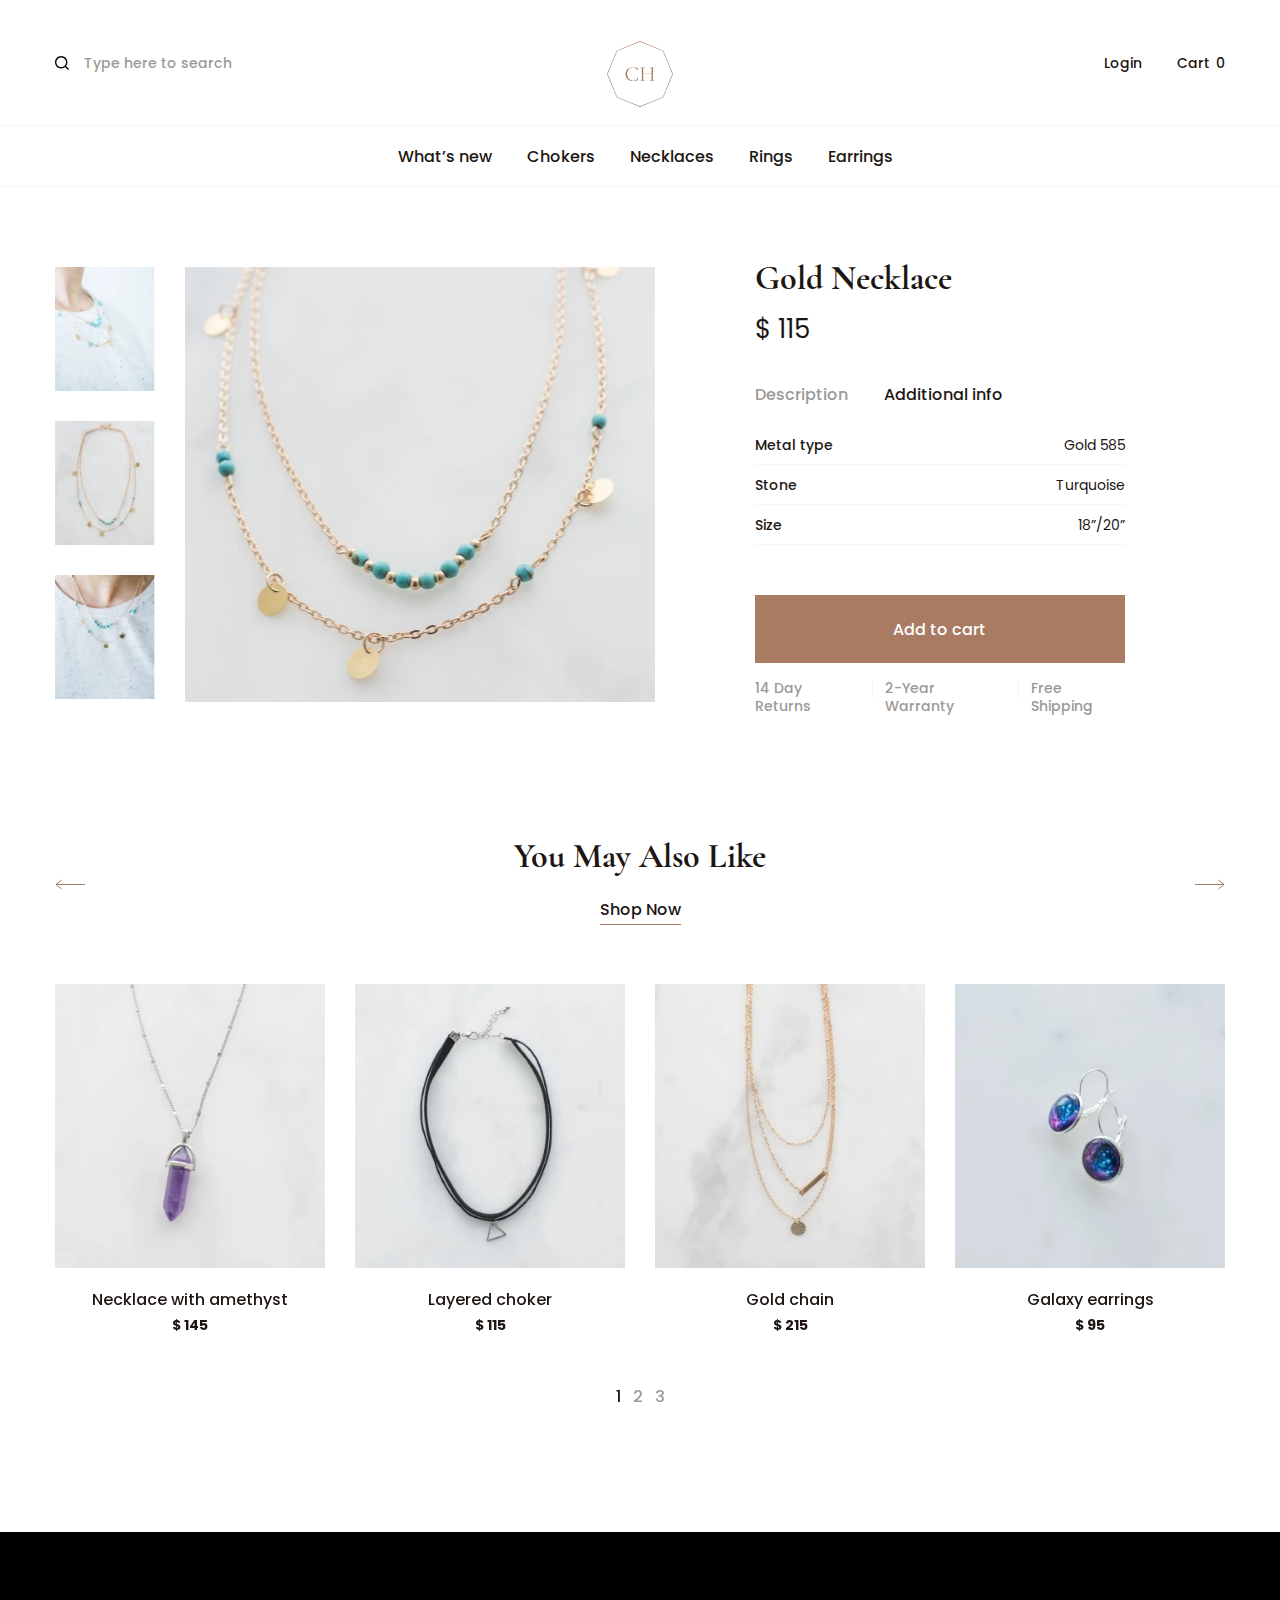
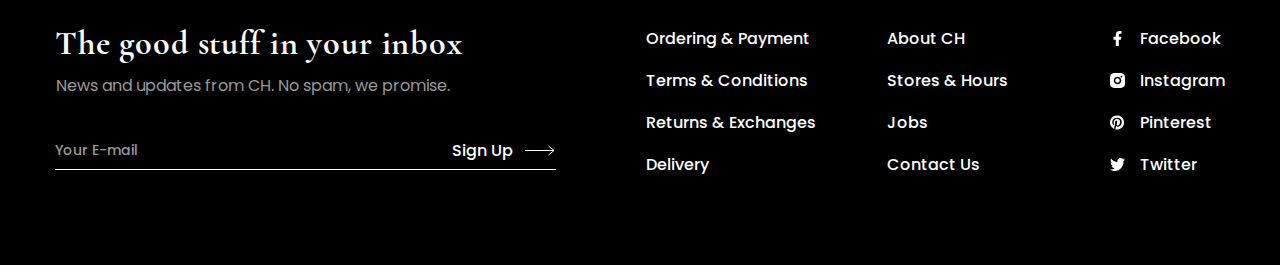
<file: product.html>
<!DOCTYPE html>
<html lang="ru">
  <head>
    <meta charset="utf-8">
    <title>Jellewery</title>
    <meta name="viewport" content="width=device-width,initial-scale=1.0">
    <meta name="Description" content="Jellewery">
    <meta http-equiv="X-UA-Compatible" content="ie=edge">
    <meta name="format-detection" content="telephone=no">
    <link rel="apple-touch-icon" sizes="180x180" href="favicon/apple-touch-icon.png">
    <link rel="icon" type="image/png" sizes="32x32" href="favicon/favicon-32x32.png">
    <link rel="icon" type="image/png" sizes="16x16" href="favicon/favicon-16x16.png">
    <link rel="manifest" href="favicon/site.webmanifest" crossorigin="use-credentials">
    <link rel="mask-icon" href="favicon/safari-pinned-tab.svg" color="#5bbad5">
    <meta name="msapplication-TileColor" content="#00aba9">
    <meta name="theme-color" content="#ffffff">

    <link rel="preload" href="fonts/poppins-medium.woff2" as="font" crossorigin="anonymous">
    <link rel="preload" href="fonts/poppins-regular.woff2" as="font" crossorigin="anonymous">
    <link rel="preload" href="fonts/poppins-bold.woff2" as="font" crossorigin="anonymous">
    <link rel="preload" href="fonts/cormorantgaramond-bold.woff2" as="font" crossorigin="anonymous">
    <link href="css/style.min.css" rel="stylesheet">
  </head>
  <body>

    <div class="visually-hidden">
      <svg xmlns="http://www.w3.org/2000/svg" xmlns:xlink="http://www.w3.org/1999/xlink"><symbol id="icon-arrow-down" viewBox="0 0 17 10">
<path d="M1 1L8.5 9L16 1"></path>
</symbol><symbol id="icon-arrow" viewBox="0 0 30 11">
<path d="M30 5.5L1 5.5M1 5.5L6.48649 10M1 5.5L6.48649 1"></path>
</symbol><symbol id="icon-cart" viewBox="0 0 20 18">
<path d="M14 5C14 6.06087 13.5786 7.07828 12.8284 7.82843C12.0783 8.57857 11.0609 9 10 9C8.93913 9 7.92172 8.57857 7.17157 7.82843C6.42143 7.07828 6 6.06087 6 5M1 1H19V17H1V1Z" stroke-width="2" stroke-linecap="round" stroke-linejoin="round"></path>
</symbol><symbol id="icon-close" viewBox="0 0 14 14">
<path d="M7 5.44469L12.4447 0L14 1.55531L8.55531 7L14 12.4447L12.4447 14L7 8.55531L1.55531 14L0 12.4447L5.44469 7L0 1.55531L1.55531 0L7 5.44469Z"></path>
</symbol><symbol id="icon-fb" viewBox="0 0 8 15">
<path d="M5.33333 8.625H7.2381L8 5.625H5.33333V4.125C5.33333 3.3525 5.33333 2.625 6.85714 2.625H8V0.105C7.75162 0.0727501 6.81371 0 5.82324 0C3.75467 0 2.28571 1.24275 2.28571 3.525V5.625H0V8.625H2.28571V15H5.33333V8.625Z" fill="white"></path>
</symbol><symbol id="icon-insta" viewBox="0 0 15 15">
<path d="M7.5 0C9.53775 0 9.792 0.00749996 10.5915 0.045C11.3903 0.0825 11.934 0.20775 12.4125 0.39375C12.9075 0.58425 13.3245 0.84225 13.7415 1.2585C14.1229 1.63342 14.418 2.08694 14.6063 2.5875C14.7915 3.06525 14.9175 3.60975 14.955 4.4085C14.9903 5.208 15 5.46225 15 7.5C15 9.53775 14.9925 9.792 14.955 10.5915C14.9175 11.3903 14.7915 11.934 14.6063 12.4125C14.4185 12.9133 14.1233 13.367 13.7415 13.7415C13.3665 14.1227 12.913 14.4178 12.4125 14.6063C11.9347 14.7915 11.3903 14.9175 10.5915 14.955C9.792 14.9903 9.53775 15 7.5 15C5.46225 15 5.208 14.9925 4.4085 14.955C3.60975 14.9175 3.066 14.7915 2.5875 14.6063C2.08674 14.4184 1.63315 14.1232 1.2585 13.7415C0.877055 13.3666 0.581949 12.9131 0.39375 12.4125C0.20775 11.9347 0.0825 11.3903 0.045 10.5915C0.00974996 9.792 0 9.53775 0 7.5C0 5.46225 0.00749996 5.208 0.045 4.4085C0.0825 3.609 0.20775 3.066 0.39375 2.5875C0.581427 2.08663 0.876603 1.63299 1.2585 1.2585C1.63325 0.876923 2.08682 0.581797 2.5875 0.39375C3.066 0.20775 3.609 0.0825 4.4085 0.045C5.208 0.00974996 5.46225 0 7.5 0ZM7.5 3.75C6.50544 3.75 5.55161 4.14509 4.84835 4.84835C4.14509 5.55161 3.75 6.50544 3.75 7.5C3.75 8.49456 4.14509 9.44839 4.84835 10.1517C5.55161 10.8549 6.50544 11.25 7.5 11.25C8.49456 11.25 9.44839 10.8549 10.1517 10.1517C10.8549 9.44839 11.25 8.49456 11.25 7.5C11.25 6.50544 10.8549 5.55161 10.1517 4.84835C9.44839 4.14509 8.49456 3.75 7.5 3.75ZM12.375 3.5625C12.375 3.31386 12.2762 3.0754 12.1004 2.89959C11.9246 2.72377 11.6861 2.625 11.4375 2.625C11.1889 2.625 10.9504 2.72377 10.7746 2.89959C10.5988 3.0754 10.5 3.31386 10.5 3.5625C10.5 3.81114 10.5988 4.0496 10.7746 4.22541C10.9504 4.40123 11.1889 4.5 11.4375 4.5C11.6861 4.5 11.9246 4.40123 12.1004 4.22541C12.2762 4.0496 12.375 3.81114 12.375 3.5625ZM7.5 5.25C8.09674 5.25 8.66903 5.48705 9.09099 5.90901C9.51295 6.33097 9.75 6.90326 9.75 7.5C9.75 8.09674 9.51295 8.66903 9.09099 9.09099C8.66903 9.51295 8.09674 9.75 7.5 9.75C6.90326 9.75 6.33097 9.51295 5.90901 9.09099C5.48705 8.66903 5.25 8.09674 5.25 7.5C5.25 6.90326 5.48705 6.33097 5.90901 5.90901C6.33097 5.48705 6.90326 5.25 7.5 5.25Z" fill="white"></path>
</symbol><symbol id="icon-magnifier" viewBox="0 0 14 14">
<path d="M11.0482 10.0737L14 13.0248L13.0248 14L10.0737 11.0482C8.9757 11.9285 7.60993 12.4072 6.20262 12.4052C2.77877 12.4052 0 9.62646 0 6.20262C0 2.77877 2.77877 0 6.20262 0C9.62646 0 12.4052 2.77877 12.4052 6.20262C12.4072 7.60993 11.9285 8.9757 11.0482 10.0737ZM9.66575 9.56237C10.5404 8.66291 11.0289 7.45722 11.0269 6.20262C11.0269 3.53687 8.86768 1.37836 6.20262 1.37836C3.53687 1.37836 1.37836 3.53687 1.37836 6.20262C1.37836 8.86768 3.53687 11.0269 6.20262 11.0269C7.45722 11.0289 8.66291 10.5404 9.56237 9.66575L9.66575 9.56237Z"></path>
</symbol><symbol id="icon-menu" viewBox="0 0 25 18">
<path d="M0 1H25M0 9H25M0 17H25" stroke-width="2"></path>
</symbol><symbol id="icon-pinterest" viewBox="0 0 16 15">
<path d="M8.52464 0.0700085C6.73009 -0.176851 4.90683 0.233922 3.39151 1.22648C1.8762 2.21903 0.771177 3.72633 0.280492 5.47006C-0.210193 7.21378 -0.0534017 9.07616 0.721915 10.7133C1.49723 12.3504 2.83871 13.6518 4.49864 14.377C4.45375 13.8009 4.49496 13.2213 4.62089 12.6573C4.75964 12.028 5.59289 8.56001 5.59289 8.56001C5.42697 8.18808 5.34405 7.78448 5.34989 7.37726C5.34989 6.26351 5.99264 5.43251 6.79214 5.43251C6.93577 5.43042 7.07817 5.45928 7.20965 5.51713C7.34113 5.57498 7.45861 5.66047 7.5541 5.76778C7.6496 5.87508 7.72087 6.00169 7.76306 6.139C7.80526 6.27631 7.81739 6.42109 7.79864 6.56351C7.79864 7.23851 7.36514 8.26001 7.13864 9.21851C7.09388 9.39429 7.09104 9.57814 7.13035 9.75522C7.16966 9.93231 7.25002 10.0977 7.36496 10.238C7.4799 10.3783 7.6262 10.4897 7.79207 10.5631C7.95793 10.6366 8.13873 10.67 8.31989 10.6608C9.74339 10.6608 10.6974 8.83751 10.6974 6.68501C10.6974 5.03501 9.60464 3.79901 7.59014 3.79901C7.10817 3.78028 6.62743 3.8597 6.17709 4.03245C5.72676 4.2052 5.31623 4.46767 4.97043 4.80392C4.62463 5.14018 4.35078 5.54321 4.16551 5.98854C3.98023 6.43387 3.8874 6.9122 3.89264 7.39451C3.87117 7.9295 4.04377 8.45423 4.37864 8.87201C4.44122 8.91872 4.48691 8.98451 4.50882 9.05946C4.53074 9.1344 4.52769 9.21444 4.50014 9.28751C4.46564 9.42551 4.37864 9.75476 4.34414 9.87551C4.33697 9.91646 4.32027 9.95515 4.29541 9.98847C4.27054 10.0218 4.2382 10.0488 4.20099 10.0673C4.16378 10.0859 4.12273 10.0954 4.08116 10.0952C4.03959 10.0949 3.99865 10.085 3.96164 10.066C2.92364 9.65051 2.43464 8.50826 2.43464 7.20401C2.43464 5.06876 4.22264 2.51276 7.80014 2.51276C10.6471 2.51276 12.5401 4.59551 12.5401 6.82301C12.5401 9.75476 10.9074 11.959 8.49464 11.959C8.13403 11.9705 7.77634 11.891 7.45464 11.7276C7.13294 11.5643 6.85762 11.3224 6.65414 11.0245C6.65414 11.0245 6.22064 12.7615 6.13514 13.09C5.96061 13.6575 5.70307 14.1961 5.37089 14.6883C6.06314 14.8983 6.78239 15.0033 7.50539 15.0003C8.49058 15.001 9.46624 14.8075 10.3765 14.4307C11.2868 14.0539 12.1138 13.5012 12.8102 12.8043C13.5066 12.1075 14.0587 11.2801 14.4348 10.3695C14.811 9.45899 15.0039 8.48319 15.0024 7.49801C15.0015 5.68676 14.3452 3.937 13.1549 2.57184C11.9645 1.20668 10.3204 0.318307 8.52614 0.0707584L8.52464 0.0700085Z" fill="white"></path>
</symbol><symbol id="icon-twitter" viewBox="0 0 15 13">
<path d="M14.9993 1.54324C14.4375 1.80812 13.8417 1.98209 13.2317 2.05937C13.8747 1.64947 14.3559 1.00438 14.5857 0.244297C13.9823 0.627078 13.3207 0.895338 12.6312 1.04045C12.1681 0.512227 11.5542 0.161908 10.885 0.0439529C10.2158 -0.0740019 9.52875 0.047017 8.93073 0.388195C8.33271 0.729374 7.85718 1.2716 7.57809 1.93057C7.29899 2.58954 7.23196 3.32833 7.38741 4.0321C6.16374 3.96673 4.96664 3.62777 3.87384 3.03724C2.78104 2.4467 1.81696 1.6178 1.0442 0.604331C0.770671 1.10512 0.626929 1.67441 0.627698 2.2539C0.627698 3.39126 1.17077 4.39606 1.99642 4.98435C1.50781 4.96795 1.02995 4.8273 0.602679 4.57411V4.6149C0.602826 5.37238 0.848731 6.1065 1.2987 6.69279C1.74867 7.27907 2.37501 7.68144 3.07153 7.83167C2.61795 7.96269 2.14235 7.98201 1.68073 7.88815C1.87711 8.54016 2.25987 9.11038 2.77541 9.51897C3.29095 9.92757 3.91346 10.1541 4.55578 10.1668C3.9174 10.7012 3.18645 11.0963 2.40474 11.3294C1.62303 11.5625 0.805873 11.6291 0 11.5253C1.40676 12.4897 3.04437 13.0017 4.71693 13C10.378 13 13.4738 8.0011 13.4738 3.66579C13.4738 3.5246 13.4701 3.38184 13.4642 3.24222C14.0668 2.778 14.5869 2.20293 15 1.54403L14.9993 1.54324Z" fill="white"></path>
</symbol></svg>
    </div>

    <div class="wrapper">
      <header class="wrapper__header header header--no-js">

        <button class="header__menu-toggle header__menu-toggle--no-js" type="button">
          <svg class="header__menu-toggle-svg" width="25" height="18">
            <use xlink:href="#icon-menu"></use>
          </svg>
          <span class="visually-hidden">Открыть меню</span>
        </button>

        <a class="header__logo" href="main.html">
          <img class="header__logo-image" src="img/logo.svg" width="66" height="66" alt="Логотип компании Jellewery">
        </a>

        <a class="header__cart header__cart--svg" href="#">
          <span class="visually-hidden">Cart</span>
          <svg class="header__cart-svg" width="20" height="18">
            <use xlink:href="#icon-cart"></use>
          </svg>
        </a>

        <div class="header__wrapper">
          <form class="header__search search" action="https://echo.htmlacademy.ru" method="get">
            <div class="search__input-field">
              <label>
                <svg width="14" height="14">
                  <use xlink:href="#icon-magnifier"></use>
                </svg>
                <span class="visually-hidden">Search</span>
                <input type="search" name="search" placeholder="Type here to search" required="">
              </label>
            </div>
          </form>

          <ul class="header__user-list user-list">
            <li class="user-list__item">
              <a class="user-list__link" href="login.html">Login</a>
            </li>
          </ul>

          <a class="header__cart" href="#">
            <span class="header__cart-text">Cart</span>
            <span class="header__cart-quantity">0</span>
          </a>

          <nav class="header__nav">
            <ul class="header__main-nav main-nav">
              <li class="main-nav__item">
                <a class="main-nav__link" href="catalog.html">What’s new</a>
              </li>
              <li class="main-nav__item">
                <a class="main-nav__link" href="catalog.html">Chokers</a>
              </li>
              <li class="main-nav__item">
                <a class="main-nav__link" href="catalog.html">Necklaces</a>
              </li>
              <li class="main-nav__item">
                <a class="main-nav__link" href="catalog.html">Rings</a>
              </li>
              <li class="main-nav__item">
                <a class="main-nav__link" href="catalog.html">Earrings</a>
              </li>
            </ul>

            <ul class="header__sub-nav sub-nav">
              <li class="sub-nav__item">
                <a class="sub-nav__link" href="#">About CH</a>
              </li>
              <li class="sub-nav__item">
                <a class="sub-nav__link" href="#">Stores & Hours</a>
              </li>
              <li class="sub-nav__item">
                <a class="sub-nav__link" href="#">Contact Us</a>
              </li>
            </ul>
          </nav>
        </div>

      </header>

      <main class="wrapper__main">

        <section class="product-card">
          <section class="product-card__gallery">
            <ul class="product-card__gallery-thumbs">
              <li class="product-card__gallery-item">
                <div class="product-card__image">
                  <picture>
                    <source type="image/webp" srcset="img/item-small-1@1x.webp 1x, img/item-small-1@2x.webp 2x">
                    <!-- 1х: 103px; 2x: 206px -->
                    <img class="product-card__img" src="img/item-small-1@1x.jpg" srcset="img/item-small-1@2x.jpg 2x" loading="lazy" width="100" height="125" alt="Gold Necklace" data-object-fit="cover">
                  </picture>
                </div>
              </li>
              <li class="product-card__gallery-item">
                <div class="product-card__image">
                  <picture>
                    <source type="image/webp" srcset="img/item-small-2@1x.webp 1x, img/item-small-2@2x.webp 2x">
                    <!-- 1х: 103px; 2x: 206px -->
                    <img class="product-card__img" src="img/item-small-2@1x.jpg" srcset="img/item-small-2@2x.jpg 2x" loading="lazy" width="100" height="125" alt="Gold Necklace" data-object-fit="cover">
                  </picture>
                </div>
              </li>
              <li class="product-card__gallery-item">
                <div class="product-card__image">
                  <picture>
                    <source type="image/webp" srcset="img/item-small-3@1x.webp 1x, img/item-small-3@2x.webp 2x">
                    <!-- 1х: 103px; 2x: 206px -->
                    <img class="product-card__img" src="img/item-small-3@1x.jpg" srcset="img/item-small-3@2x.jpg 2x" loading="lazy" width="100" height="125" alt="Gold Necklace" data-object-fit="cover">
                  </picture>
                </div>
              </li>
              <li class="product-card__gallery-item">
                <div class="product-card__image">
                  <picture>
                    <source type="image/webp" srcset="img/item-small-4@1x.webp 1x, img/item-small-4@2x.webp 2x">
                    <!-- 1х: 103px; 2x: 206px -->
                    <img class="product-card__img" src="img/item-small-4@1x.jpg" srcset="img/item-small-4@2x.jpg 2x" loading="lazy" width="100" height="125" alt="Gold Necklace" data-object-fit="cover">
                  </picture>
                </div>
              </li>
            </ul>

            <div class="product-card__container product-card__container--no-js swiper-container">
              <ul class="product-card__gallery-main swiper-wrapper">
                <li class="product-card__main-item swiper-slide">
                  <div class="product-card__gallery-image">
                    <picture>
                      <source type="image/webp" srcset="img/item-1@1x.webp 1x, img/item-1@2x.webp 2x">
                      <!-- 1х: 485px; 2x: 970px -->
                      <img class="product-card__gallery-img" src="img/item-1@1x.jpg" srcset="img/item-1@2x.jpg 2x" loading="lazy" width="470" height="435" alt="Gold Necklace" data-object-fit="cover">
                    </picture>
                  </div>
                </li>
                <li class="product-card__main-item swiper-slide">
                  <div class="product-card__gallery-image">
                    <picture>
                      <source type="image/webp" srcset="img/item-2@1x.webp 1x, img/item-2@2x.webp 2x">
                      <!-- 1х: 485px; 2x: 970px -->
                      <img class="product-card__gallery-img" src="img/item-2@1x.jpg" srcset="img/item-2@2x.jpg 2x" loading="lazy" width="470" height="435" alt="Gold Necklace" data-object-fit="cover">
                    </picture>
                  </div>
                </li>
                <li class="product-card__main-item swiper-slide">
                  <div class="product-card__gallery-image">
                    <picture>
                      <source type="image/webp" srcset="img/item-3@1x.webp 1x, img/item-3@2x.webp 2x">
                      <!-- 1х: 485px; 2x: 970px -->
                      <img class="product-card__gallery-img" src="img/item-3@1x.jpg" srcset="img/item-3@2x.jpg 2x" loading="lazy" width="470" height="435" alt="Gold Necklace" data-object-fit="cover">
                    </picture>
                  </div>
                </li>
                <li class="product-card__main-item swiper-slide">
                  <div class="product-card__gallery-image">
                    <picture>
                      <source type="image/webp" srcset="img/item-4@1x.webp 1x, img/item-4@2x.webp 2x">
                      <!-- 1х: 485px; 2x: 970px -->
                      <img class="product-card__gallery-img" src="img/item-4@1x.jpg" srcset="img/item-4@2x.jpg 2x" loading="lazy" width="470" height="435" alt="Gold Necklace" data-object-fit="cover">
                    </picture>
                  </div>
                </li>
              </ul>
              <div class="product-card__pagination swiper-pagination"></div>
            </div>

          </section>

          <section class="product-card__info">
            <h1 class="product-card__title title title--left title--no-spacing">Gold Necklace</h1>
            <p class="product-card__price">$ 115</p>
            <section class="product-card__description-tabs">
              <ul class="product-card__tabs-list">
                <li class="product-card__tabs-item">
                  <a class="product-card__tabs-link product-card__tabs-link--active" href="#description">Description</a>
                </li>
                <li class="product-card__tabs-item">
                  <a class="product-card__tabs-link" href="#additional">Additional info</a>
                </li>
              </ul>

              <ul class="product-card__description-list product-card__description-list--no-js">
                <li class="product-card__description-item product-card__description-item--active features" id="description">
                  <ul class="features__list">
                    <li class="features__item">
                      <p class="features__name">Metal type</p>
                      <p class="features__value">Gold 585</p>
                    </li>
                    <li class="features__item">
                      <p class="features__name">Stone</p>
                      <p class="features__value">Turquoise</p>
                    </li>
                    <li class="features__item">
                      <p class="features__name">Size</p>
                      <p class="features__value">18”/20”</p>
                    </li>
                  </ul>
                </li>
                <li class="product-card__description-item features" id="additional">
                  <p class="features__value">Our jewellerry is&nbsp;made of&nbsp;solid gold, silver or&nbsp;leather. Also, some jewellery contains precious and semiprecious stones and crystals.</p>
                </li>
              </ul>
            </section>

            <a class="product-card__button button button--no-transform" href="add-to-cart.html">Add to cart</a>

            <ul class="product-card__serviсe">
              <li class="product-card__serviсe-item">
                <p class="product-card__serviсe-text">14 day returns</p>
              </li>
              <li class="product-card__serviсe-item">
                <p class="product-card__serviсe-text">2-year warranty</p>
              </li>
              <li class="product-card__serviсe-item">
                <p class="product-card__serviсe-text">Free shipping</p>
              </li>
            </ul>
          </section>
        </section>

        <section class="products products--card products--no-js">
          <h2 class="products__title products__title--card title title--capitalize title--no-spacing">You may also like</h2>
          <a class="products__link link" href="catalog.html">Shop now</a>

          <div class="products__container products__container--no-js swiper-container">

            <ul class="products__list swiper-wrapper">
              <li class="products__item swiper-slide">
                <div class="products__image">
                  <picture>
                    <source type="image/webp" srcset="img/jewelry-2@1x.webp 1x, img/jewelry-2@2x.webp 2x">
                    <!-- 1х: 338px; 2x: 676px -->
                    <img class="products__img" src="img/jewelry-2@1x.jpg" srcset="img/jewelry-2@2x.jpg 2x" loading="lazy" width="270" height="284" alt="Necklace with amethyst" data-object-fit="cover">
                  </picture>
                </div>
                <a class="products__product-link" href="product.html">
                  <h3 class="products__name">Necklace with amethyst</h3>
                </a>
                <p class="products__price">$ 145</p>
              </li>
              <li class="products__item swiper-slide">
                <div class="products__image">
                  <picture>
                    <source type="image/webp" srcset="img/jewelry-1@1x.webp 1x, img/jewelry-1@2x.webp 2x">
                    <!-- 1х: 338px; 2x: 676px -->
                    <img class="products__img" src="img/jewelry-1@1x.jpg" srcset="img/jewelry-1@2x.jpg 2x" loading="lazy" width="270" height="284" alt="Layered сhoker" data-object-fit="cover">
                  </picture>
                </div>
                <a class="products__product-link" href="product.html">
                  <h3 class="products__name">Layered choker</h3>
                </a>
                <p class="products__price">$ 115</p>
              </li>
              <li class="products__item swiper-slide">
                <div class="products__image">
                  <picture>
                    <source type="image/webp" srcset="img/jewelry-3@1x.webp 1x, img/jewelry-3@2x.webp 2x">
                    <!-- 1х: 338px; 2x: 676px -->
                    <img class="products__img" src="img/jewelry-3@1x.jpg" srcset="img/jewelry-3@2x.jpg 2x" loading="lazy" width="270" height="284" alt="Gold chain" data-object-fit="cover">
                  </picture>
                </div>
                <a class="products__product-link" href="product.html">
                  <h3 class="products__name">Gold chain</h3>
                </a>
                <p class="products__price">$ 215</p>
              </li>
              <li class="products__item swiper-slide">
                <div class="products__image">
                  <picture>
                    <source type="image/webp" srcset="img/jewelry-4@1x.webp 1x, img/jewelry-4@2x.webp 2x">
                    <!-- 1х: 338px; 2x: 676px -->
                    <img class="products__img" src="img/jewelry-4@1x.jpg" srcset="img/jewelry-4@2x.jpg 2x" loading="lazy" width="270" height="284" alt="Galaxy earrings" data-object-fit="cover">
                  </picture>
                </div>
                <a class="products__product-link" href="product.html">
                  <h3 class="products__name">Galaxy earrings</h3>
                </a>
                <p class="products__price">$ 95</p>
              </li>
              <li class="products__item swiper-slide">
                <div class="products__image">
                  <picture>
                    <source type="image/webp" srcset="img/jewelry-5@1x.webp 1x, img/jewelry-5@2x.webp 2x">
                    <!-- 1х: 338px; 2x: 676px -->
                    <img class="products__img" src="img/jewelry-5@1x.jpg" srcset="img/jewelry-5@2x.jpg 2x" loading="lazy" width="270" height="284" alt="Double pearl earrings" data-object-fit="cover">
                  </picture>
                </div>
                <a class="products__product-link" href="product.html">
                  <h3 class="products__name">Double pearl earrings</h3>
                </a>
                <p class="products__price">$ 115</p>
              </li>
              <li class="products__item swiper-slide">
                <div class="products__image">
                  <picture>
                    <source type="image/webp" srcset="img/jewelry-6@1x.webp 1x, img/jewelry-6@2x.webp 2x">
                    <!-- 1х: 338px; 2x: 676px -->
                    <img class="products__img" src="img/jewelry-6@1x.jpg" srcset="img/jewelry-6@2x.jpg 2x" loading="lazy" width="270" height="284" alt="Choker with gold bead" data-object-fit="cover">
                  </picture>
                </div>
                <a class="products__product-link" href="product.html">
                  <h3 class="products__name">Choker with gold bead</h3>
                </a>
                <p class="products__price">$ 55</p>
              </li>
              <li class="products__item swiper-slide">
                <div class="products__image">
                  <picture>
                    <source type="image/webp" srcset="img/jewelry-7@1x.webp 1x, img/jewelry-7@2x.webp 2x">
                    <!-- 1х: 338px; 2x: 676px -->
                    <img class="products__img" src="img/jewelry-7@1x.jpg" srcset="img/jewelry-7@2x.jpg 2x" loading="lazy" width="270" height="284" alt="Gold layered necklace" data-object-fit="cover">
                  </picture>
                </div>
                <a class="products__product-link" href="product.html">
                  <h3 class="products__name">Gold layered necklace</h3>
                </a>
                <p class="products__price">$ 155</p>
              </li>
              <li class="products__item swiper-slide">
                <div class="products__image">
                  <picture>
                    <source type="image/webp" srcset="img/jewelry-8@1x.webp 1x, img/jewelry-8@2x.webp 2x">
                    <!-- 1х: 338px; 2x: 676px -->
                    <img class="products__img" src="img/jewelry-8@1x.jpg" srcset="img/jewelry-8@2x.jpg 2x" loading="lazy" width="270" height="284" alt="Blue gemstone pendant" data-object-fit="cover">
                  </picture>
                </div>
                <a class="products__product-link" href="product.html">
                  <h3 class="products__name">Blue gemstone pendant</h3>
                </a>
                <p class="products__price">$ 105</p>
              </li>
              <li class="products__item swiper-slide">
                <div class="products__image">
                  <picture>
                    <source type="image/webp" srcset="img/jewelry-9@1x.webp 1x, img/jewelry-9@2x.webp 2x">
                    <!-- 1х: 338px; 2x: 676px -->
                    <img class="products__img" src="img/jewelry-9@1x.jpg" srcset="img/jewelry-9@2x.jpg 2x" loading="lazy" width="270" height="284" alt="Boho earrings" data-object-fit="cover">
                  </picture>
                </div>
                <a class="products__product-link" href="product.html">
                  <h3 class="products__name">Boho earrings</h3>
                </a>
                <p class="products__price">$ 75</p>
              </li>
              <li class="products__item swiper-slide">
                <div class="products__image">
                  <picture>
                    <source type="image/webp" srcset="img/jewelry-10@1x.webp 1x, img/jewelry-10@2x.webp 2x">
                    <!-- 1х: 338px; 2x: 676px -->
                    <img class="products__img" src="img/jewelry-10@1x.jpg" srcset="img/jewelry-10@2x.jpg 2x" loading="lazy" width="270" height="284" alt="Gold bird necklace" data-object-fit="cover">
                  </picture>
                </div>
                <a class="products__product-link" href="product.html">
                  <h3 class="products__name">Gold bird necklace</h3>
                </a>
                <p class="products__price">$ 135</p>
              </li>
              <li class="products__item swiper-slide">
                <div class="products__image">
                  <picture>
                    <source type="image/webp" srcset="img/jewelry-11@1x.webp 1x, img/jewelry-11@2x.webp 2x">
                    <!-- 1х: 338px; 2x: 676px -->
                    <img class="products__img" src="img/jewelry-11@1x.jpg" srcset="img/jewelry-11@2x.jpg 2x" loading="lazy" width="270" height="284" alt="Black leather choker" data-object-fit="cover">
                  </picture>
                </div>
                <a class="products__product-link" href="product.html">
                  <h3 class="products__name">Black leather choker</h3>
                </a>
                <p class="products__price">$ 85</p>
              </li>
              <li class="products__item swiper-slide">
                <div class="products__image">
                  <picture>
                    <source type="image/webp" srcset="img/jewelry-12@1x.webp 1x, img/jewelry-12@2x.webp 2x">
                    <!-- 1х: 338px; 2x: 676px -->
                    <img class="products__img" src="img/jewelry-12@1x.jpg" srcset="img/jewelry-12@2x.jpg 2x" loading="lazy" width="270" height="284" alt="Elephant earrings" data-object-fit="cover">
                  </picture>
                </div>
                <a class="products__product-link" href="product.html">
                  <h3 class="products__name">Elephant earrings</h3>
                </a>
                <p class="products__price">$ 95</p>
              </li>
            </ul>
            <div class="swiper-pagination"></div>
          </div>
          <button class="products__button products__button--prev" type="button">
            <span class="visually-hidden">Previous slide</span>
            <svg class="products__button-svg" width="30" height="11">
              <use xlink:href="#icon-arrow"></use>
            </svg>
          </button>
          <button class="products__button products__button--next" type="button">
            <span class="visually-hidden">Next slide</span>
            <svg class="products__button-svg" width="30" height="11">
              <use xlink:href="#icon-arrow"></use>
            </svg>
          </button>
        </section>

      </main>

      <footer class="wrapper__footer footer">
        <section class="footer__signup signup">
          <h2 class="signup__title title title--white">The good stuff in&nbsp;your inbox</h2>
          <p class="signup__description">News and updates from CH. No&nbsp;spam, we&nbsp;promise.</p>
          <form class="signup__form" action="https://echo.htmlacademy.ru" method="post">
            <div class="signup__input-field">
              <label>
                <span class="visually-hidden">E-mail</span>
                <input type="email" name="signup-email" placeholder="Your E-mail" required="">
              </label>
            </div>
            <button type="submit">
              <span>Sign Up</span>
              <svg width="30" height="11">
                <use xlink:href="#icon-arrow"></use>
              </svg>
            </button>
          </form>
        </section>

        <section class="footer__links">
          <ul class="footer__links-list">
            <li class="footer__links-item">
              <a class="footer__links-link" href="#">Ordering &amp;&nbsp;payment</a>
            </li>
            <li class="footer__links-item">
              <a class="footer__links-link" href="#">Terms &amp;&nbsp;conditions</a>
            </li>
            <li class="footer__links-item">
              <a class="footer__links-link" href="#">Returns &amp;&nbsp;exchanges</a>
            </li>
            <li class="footer__links-item">
              <a class="footer__links-link" href="#">Delivery</a>
            </li>
          </ul>
          <ul class="footer__links-list">
            <li class="footer__links-item">
              <a class="footer__links-link" href="#">About CH</a>
            </li>
            <li class="footer__links-item">
              <a class="footer__links-link" href="#">Stores &amp;&nbsp;hours</a>
            </li>
            <li class="footer__links-item">
              <a class="footer__links-link" href="#">Jobs</a>
            </li>
            <li class="footer__links-item">
              <a class="footer__links-link" href="#">Contact us</a>
            </li>
          </ul>
        </section>

        <section class="footer__socials socials">
          <ul class="socials__list">
            <li class="socials__item">
              <a class="socials__link" href="#">
                <svg class="socials__link-svg socials__link-svg--fb" width="8" height="15">
                  <use xlink:href="#icon-fb"></use>
                </svg>
                <span class="socials__link-text">Facebook</span>
              </a>
            </li>
            <li class="socials__item">
              <a class="socials__link" href="#">
                <svg class="socials__link-svg" width="15" height="15">
                  <use xlink:href="#icon-insta"></use>
                </svg>
                <span class="socials__link-text">Instagram</span>
              </a>
            </li>
            <li class="socials__item">
              <a class="socials__link" href="#">
                <svg class="socials__link-svg" width="15" height="15">
                  <use xlink:href="#icon-pinterest"></use>
                </svg>
                <span class="socials__link-text">Pinterest</span>
              </a>
            </li>
            <li class="socials__item">
              <a class="socials__link" href="#">
                <svg class="socials__link-svg socials__link-svg--twitter" width="15" height="13">
                  <use xlink:href="#icon-twitter"></use>
                </svg>
                <span class="socials__link-text">Twitter</span>
              </a>
            </li>
          </ul>
        </section>
      </footer>
    </div>

    <section class="modal modal--closed add-to-cart">
      <div class="modal__body add-to-cart__body">
        <button class="modal__close" type="button">
          <svg class="modal__close-svg" width="14" height="14">
            <use xlink:href="#icon-close"></use>
          </svg>
          <span class="visually-hidden">Close</span>
        </button>
        <h2 class="add-to-cart__title">The item was added to&nbsp;your cart</h2>
        <section class="add-to-cart__purchase">
          <div class="add-to-cart__product">
            <div class="add-to-cart__product-info purchase">
              <picture>
                <source type="image/webp" srcset="img/add-item@1x.webp 1x, img/add-item@2x.webp 2x">
                <!-- 1х: 88px; 2x: 176px -->
                <img class="purchase__img" src="img/add-item@1x.jpg" srcset="img/add-item@2x.jpg 2x" loading="lazy" width="88" height="79" alt="Gold Necklace" data-object-fit="cover">
              </picture>
              <div class="purchase__text">
                <p class="purchase__name">Gold Necklace</p>
                <p class="purchase__price">$ 115</p>
              </div>
            </div>
            <div class="add-to-cart__quantity">
              <button class="add-to-cart__add-button add-to-cart__add-button--add" type="button"></button>
              <span class="add-to-cart__number">1</span>
              <button class="add-to-cart__add-button add-to-cart__add-button--remove" type="button"></button>
            </div>
          </div>
          <p class="add-to-cart__in-cart">You have 1 item in the cart</p>
          <p class="add-to-cart__subtotal">Cart subtotal: $ 115</p>
        </section>
        <div class="add-to-cart__buttons">
          <a class="add-to-cart__button button button--white  button--no-transform" href="catalog.html">Continue shopping</a>
          <a class="add-to-cart__button button" href="#">Checkout</a>
        </div>
      </div>
    </section>


    <section class="modal modal--closed modal--white login">
      <div class="modal__body login__body">
        <button class="modal__close modal__close--big" type="button">
          <svg class="modal__close-svg" width="14" height="14">
            <use xlink:href="#icon-close"></use>
          </svg>
          <span class="visually-hidden">Close</span>
        </button>
        <h2 class="login__title title title--no-spacing">Log In</h2>

        <form class="login__form" action="https://echo.htmlacademy.ru" method="post" id="login__modal">

          <div class="login__input-field">
            <input type="email" name="email" placeholder="Your E-mail" id="email-field" required="">
            <label for="email-field">
              <span class="visually-hidden">Your E-mail</span>
            </label>
          </div>

          <div class="login__input-field">
            <input type="password" name="password" placeholder="Password" id="password-field" required="">
            <label for="password-field">
              <span class="visually-hidden">Password</span>
            </label>
            <a href="#">Forgot your password?</a>
          </div>

          <button type="submit">
            <span>Log in</span>
          </button>
        </form>

        <p class="login__no-account">
          <span>Don’t have an account?</span>
          <a class="login__sign-up" href="#">Sign up</a>
        </p>
      </div>
    </section>

    <script src="js/vendor.min.js"></script>
    <script src="js/script.js"></script>
  </body>
</html>
</file>
